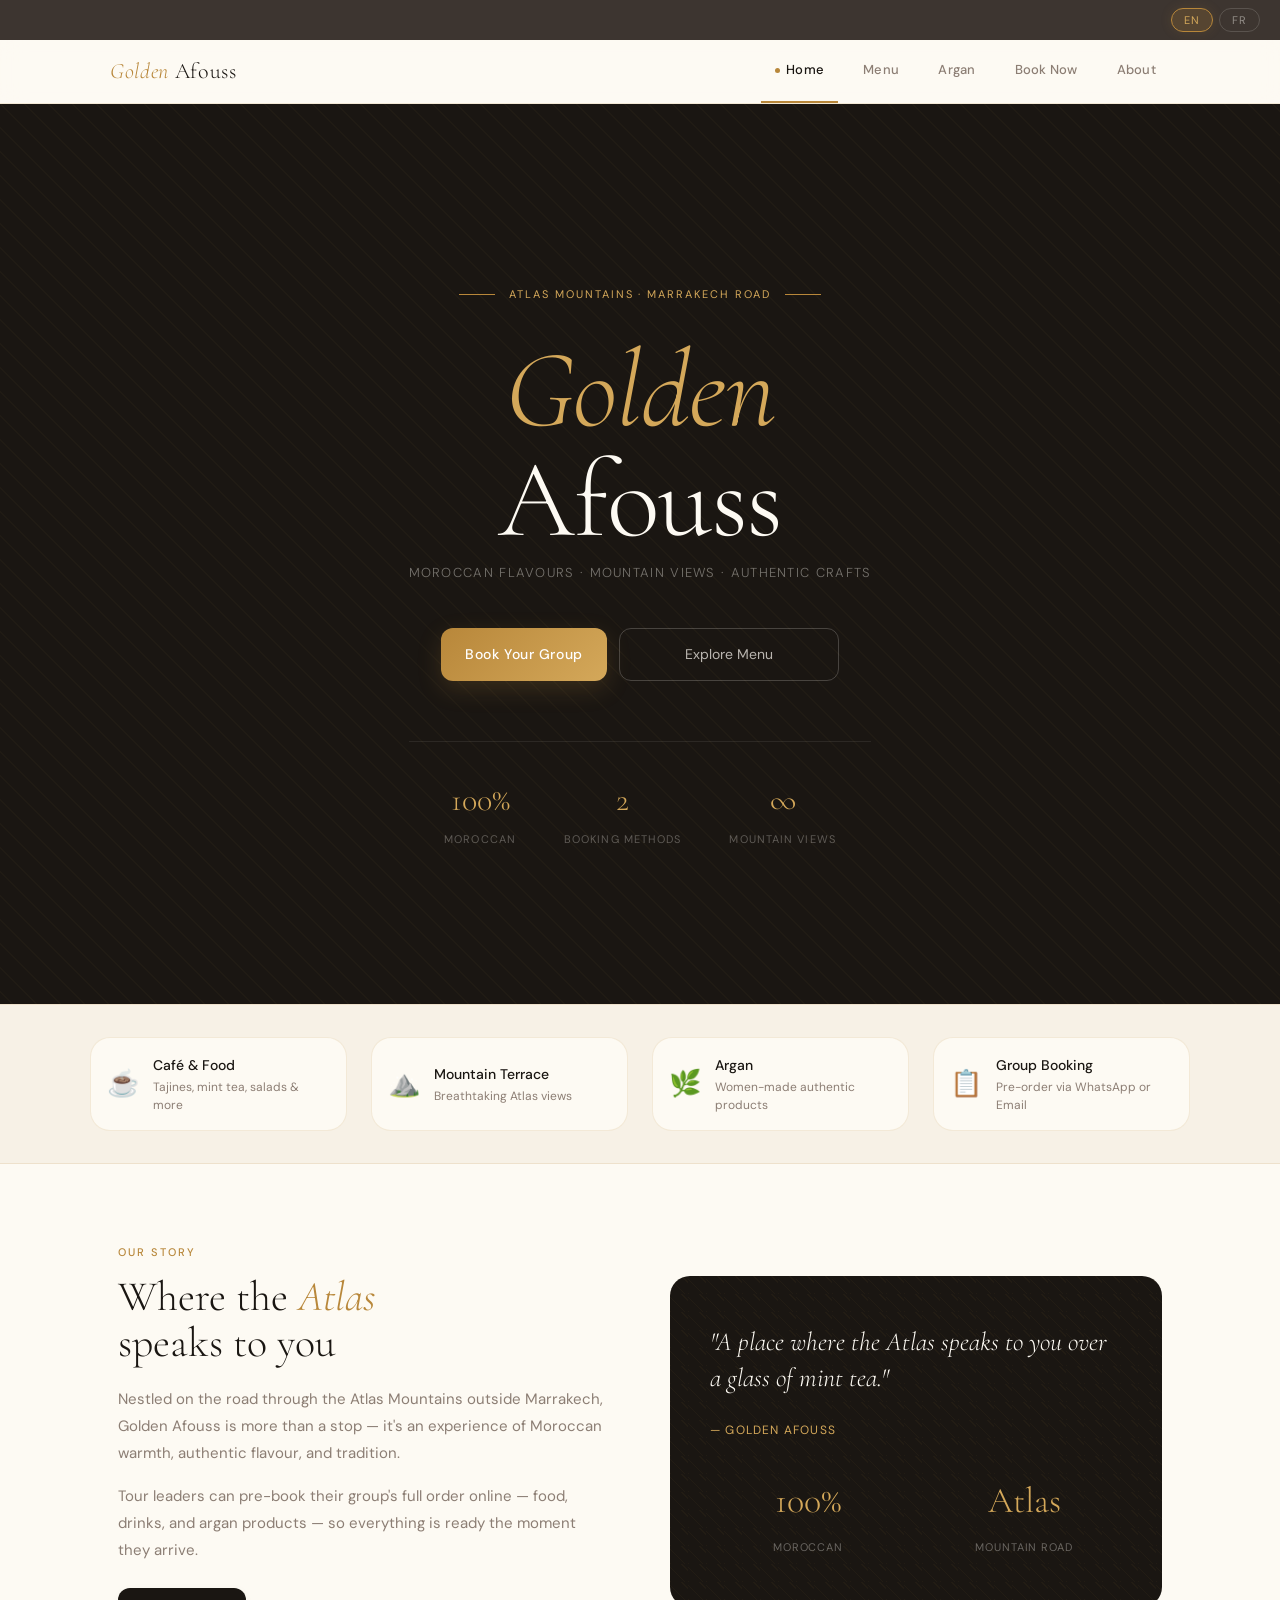
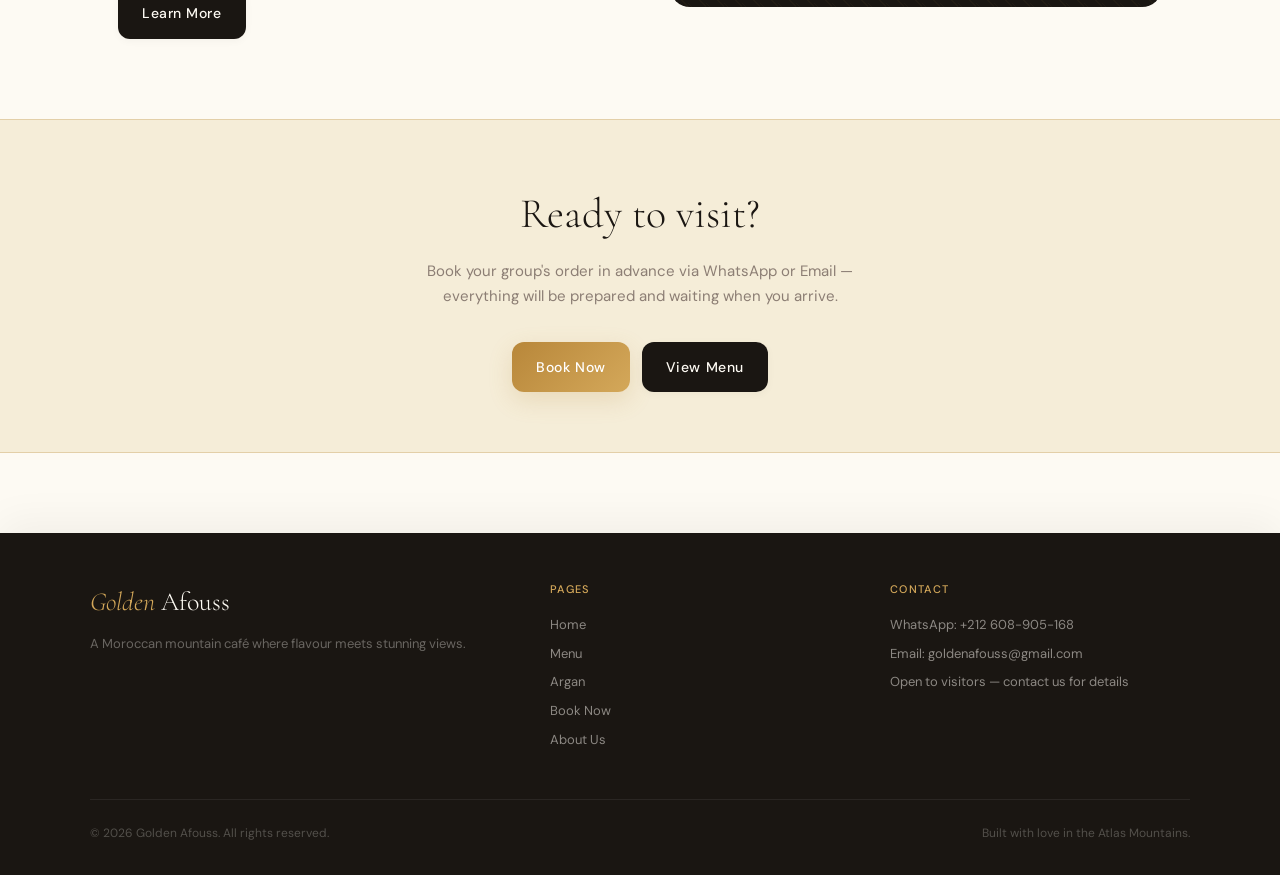
<file: index.html>
<!DOCTYPE html>
<html lang="en">
<head>
  <meta charset="UTF-8">
  <meta name="viewport" content="width=device-width, initial-scale=1.0">
  <title>Golden Afouss — Atlas Mountains, Marrakech</title>
  <meta name="description" content="A mountain-side café & restaurant on the Atlas road. Moroccan food, mint tea, stunning views & authentic argan products.">
  <link rel="stylesheet" href="css/style.css">
  <style>
    .hero { background: var(--ink); min-height: 100vh; display: flex; flex-direction: column; align-items: center; justify-content: center; text-align: center; padding: 80px 24px 60px; position: relative; overflow: hidden; }
    .hero-pattern { position: absolute; inset: 0; opacity: 0.04; background-image: repeating-linear-gradient(45deg, var(--gold) 0, var(--gold) 1px, transparent 0, transparent 50%); background-size: 24px 24px; }
    .hero-inner { position: relative; z-index: 1; max-width: 780px; }
    .hero-eyebrow { display: inline-flex; align-items: center; gap: 14px; font-size: 11px; letter-spacing: 0.18em; text-transform: uppercase; color: var(--gold2); margin-bottom: 32px; font-weight: 400; }
    .hero-line { width: 36px; height: 1px; background: var(--gold); }
    .hero h1 { font-family: 'Cormorant Garamond', serif; font-size: clamp(60px, 11vw, 110px); font-weight: 300; color: var(--cream); line-height: 1.0; margin-bottom: 8px; letter-spacing: -0.01em; }
    .hero h1 em { color: var(--gold2); font-style: italic; }
    .hero-tagline { font-size: 13px; color: rgba(253,250,243,0.4); letter-spacing: 0.1em; text-transform: uppercase; margin-bottom: 44px; font-weight: 300; }
    .hero-ctas { display: flex; gap: 12px; justify-content: center; flex-wrap: wrap; margin-bottom: 60px; }
    .hero-stats { display: flex; gap: 48px; justify-content: center; border-top: 1px solid rgba(253,250,243,0.08); padding-top: 32px; }
    .hero-stat { text-align: center; }
    .hero-stat-num { font-family: 'Cormorant Garamond', serif; font-size: 32px; font-weight: 300; color: var(--gold2); display: block; }
    .hero-stat-lbl { font-size: 11px; color: rgba(253,250,243,0.3); text-transform: uppercase; letter-spacing: 0.1em; }
    .features { background: var(--cream2); border-top: 1px solid var(--border); border-bottom: 1px solid var(--border); padding: 32px 28px; }
    .features-inner { max-width: 1100px; margin: 0 auto; display: grid; grid-template-columns: repeat(4, 1fr); gap: 24px; }
    .feature-item { display: flex; align-items: center; gap: 14px; padding: 16px; border-radius: var(--r2); background: var(--cream); border: 1px solid var(--border); transition: all .2s; text-decoration: none; color: inherit; }
    .feature-item:hover { border-color: var(--gold); transform: translateY(-2px); }
    .feature-icon { font-size: 26px; flex-shrink: 0; }
    .feature-title { font-size: 14px; font-weight: 500; color: var(--ink); margin-bottom: 2px; }
    .feature-desc { font-size: 12px; color: var(--muted); line-height: 1.5; }
    .about-section { padding: 80px 28px; max-width: 1100px; margin: 0 auto; }
    .about-grid { display: grid; grid-template-columns: 1fr 1fr; gap: 60px; align-items: center; }
    .about-text .sec-eyebrow { margin-bottom: 12px; }
    .about-text h2 { font-family: 'Cormorant Garamond', serif; font-size: 42px; font-weight: 300; line-height: 1.1; color: var(--ink); margin-bottom: 20px; }
    .about-text h2 em { color: var(--gold); font-style: italic; }
    .about-text p { font-size: 15px; color: var(--muted); line-height: 1.8; margin-bottom: 16px; }
    .about-visual { background: var(--ink); border-radius: var(--r2); padding: 48px 40px; position: relative; overflow: hidden; }
    .about-visual-pat { position: absolute; inset: 0; opacity: 0.05; background-image: repeating-linear-gradient(45deg, var(--gold) 0, var(--gold) 1px, transparent 0, transparent 40%); background-size: 18px 18px; }
    .about-visual-content { position: relative; }
    .about-quote { font-family: 'Cormorant Garamond', serif; font-size: 26px; font-weight: 300; font-style: italic; color: var(--cream); line-height: 1.4; margin-bottom: 24px; }
    .about-quote-attr { font-size: 12px; letter-spacing: 0.1em; text-transform: uppercase; color: var(--gold2); }
    .about-stats { display: grid; grid-template-columns: 1fr 1fr; gap: 20px; margin-top: 32px; }
    .about-stat { text-align: center; }
    .about-stat-num { font-family: 'Cormorant Garamond', serif; font-size: 36px; font-weight: 300; color: var(--gold2); display: block; margin-bottom: 4px; }
    .about-stat-lbl { font-size: 11px; color: rgba(253,250,243,0.35); text-transform: uppercase; letter-spacing: 0.08em; }
    .cta-section { background: var(--gold-pale); border-top: 1px solid var(--border2); border-bottom: 1px solid var(--border2); padding: 60px 28px; text-align: center; }
    .cta-section h2 { font-family: 'Cormorant Garamond', serif; font-size: 42px; font-weight: 300; color: var(--ink); margin-bottom: 12px; }
    .cta-section p { font-size: 15px; color: var(--muted); margin-bottom: 32px; max-width: 500px; margin-left: auto; margin-right: auto; line-height: 1.7; }
    .cta-btns { display: flex; gap: 12px; justify-content: center; flex-wrap: wrap; }
    @media (max-width: 900px) { .features-inner { grid-template-columns: 1fr 1fr; } .about-grid { grid-template-columns: 1fr; gap: 32px; } .hero h1 { font-size: 56px; } .hero-stats { gap: 28px; } }
    @media (max-width: 540px) { .features-inner { grid-template-columns: 1fr; } .hero-stats { flex-direction: column; gap: 20px; } .cta-btns { flex-direction: column; align-items: center; } }
  </style>
</head>
<body>
<div class="toast-wrap"><div class="toast" id="toast"></div></div>
<div class="lang-bar">
  <button class="lang-btn active" data-lang="en" onclick="setLang('en')">EN</button>
  <button class="lang-btn" data-lang="fr" onclick="setLang('fr')">FR</button>
</div>
<nav class="navbar">
  <div class="nav-inner">
    <a class="nav-logo" href="index.html"><em>Golden</em> Afouss</a>
    <button class="nav-hamburger" onclick="toggleMobileMenu()" aria-label="Menu"><span></span><span></span><span></span></button>
    <div class="nav-links" id="nav-links">
      <a class="nav-link active" href="index.html"><span class="nav-dot"></span><span class="en">Home</span><span class="fr" style="display:none">Accueil</span></a>
      <a class="nav-link" href="menu.html"><span class="nav-dot"></span><span id="nav-menu">Menu</span></a>
      <a class="nav-link" href="argan.html"><span class="nav-dot"></span><span id="nav-argan">Argan</span></a>
      <a class="nav-link" href="booking.html"><span class="nav-dot"></span><span id="nav-book">Book Now</span></a>
      <a class="nav-link" href="about.html"><span class="nav-dot"></span><span id="nav-about">About</span></a>
    </div>
  </div>
</nav>
<div class="hero">
  <div class="hero-pattern"></div>
  <div class="hero-inner">
    <div class="hero-eyebrow"><span class="hero-line"></span><span class="en">Atlas Mountains · Marrakech Road</span><span class="fr" style="display:none">Montagnes de l'Atlas · Route de Marrakech</span><span class="hero-line"></span></div>
    <h1><em>Golden</em><br>Afouss</h1>
    <div class="hero-tagline"><span class="en">Moroccan Flavours · Mountain Views · Authentic Crafts</span><span class="fr" style="display:none">Saveurs Marocaines · Vues Panoramiques · Artisanat</span></div>
    <div class="hero-ctas">
      <a class="btn-gold" href="booking.html"><span class="en">Book Your Group</span><span class="fr" style="display:none">Réserver votre Groupe</span></a>
      <!-- FIXED BUTTON: Changed inline-flex to flex, added justify-center and min-width -->
      <a href="menu.html" style="display:flex;align-items:center;justify-content:center;gap:10px;padding:14px 28px;border-radius:var(--r);border:1px solid rgba(253,250,243,0.2);color:rgba(253,250,243,0.7);text-decoration:none;font-size:14px;transition:all .2s;min-width:220px;" onmouseover="this.style.borderColor='var(--gold)';this.style.color='var(--gold2)'" onmouseout="this.style.borderColor='rgba(253,250,243,0.2)';this.style.color='rgba(253,250,243,0.7)'"><span class="en">Explore Menu</span><span class="fr" style="display:none">Explorer le Menu</span></a>
    </div>
    <div class="hero-stats">
      <div class="hero-stat"><span class="hero-stat-num">100%</span><span class="hero-stat-lbl en">Moroccan</span><span class="hero-stat-lbl fr" style="display:none">Marocain</span></div>
      <div class="hero-stat"><span class="hero-stat-num">2</span><span class="hero-stat-lbl en">Booking Methods</span><span class="hero-stat-lbl fr" style="display:none">Modes de Réservation</span></div>
      <div class="hero-stat"><span class="hero-stat-num">∞</span><span class="hero-stat-lbl en">Mountain Views</span><span class="hero-stat-lbl fr" style="display:none">Vues Panoramiques</span></div>
    </div>
  </div>
</div>
<div class="features">
  <div class="features-inner">
    <a class="feature-item" href="menu.html"><span class="feature-icon">☕</span><div class="feature-text"><div class="feature-title en">Café & Food</div><div class="feature-title fr" style="display:none">Café & Cuisine</div><div class="feature-desc en">Tajines, mint tea, salads & more</div><div class="feature-desc fr" style="display:none">Tajines, thé à la menthe, salades</div></div></a>
    <a class="feature-item" href="about.html"><span class="feature-icon">⛰️</span><div class="feature-text"><div class="feature-title en">Mountain Terrace</div><div class="feature-title fr" style="display:none">Terrasse Panoramique</div><div class="feature-desc en">Breathtaking Atlas views</div><div class="feature-desc fr" style="display:none">Vues époustouflantes sur l'Atlas</div></div></a>
    <a class="feature-item" href="argan.html"><span class="feature-icon">🌿</span><div class="feature-text"><div class="feature-title en">Argan</div><div class="feature-title fr" style="display:none">Boutique Argan</div><div class="feature-desc en">Women-made authentic products</div><div class="feature-desc fr" style="display:none">Produits artisanaux féminins</div></div></a>
    <a class="feature-item" href="booking.html"><span class="feature-icon">📋</span><div class="feature-text"><div class="feature-title en">Group Booking</div><div class="feature-title fr" style="display:none">Réservation Groupe</div><div class="feature-desc en">Pre-order via WhatsApp or Email</div><div class="feature-desc fr" style="display:none">Pré-commander via WhatsApp ou Email</div></div></a>
  </div>
</div>
<div class="about-section">
  <div class="about-grid">
    <div class="about-text">
      <div class="sec-eyebrow en">Our Story</div><div class="sec-eyebrow fr" style="display:none">Notre Histoire</div>
      <h2 class="en">Where the <em>Atlas</em><br>speaks to you</h2><h2 class="fr" style="display:none">Là où l'<em>Atlas</em><br>vous parle</h2>
      <p class="en">Nestled on the road through the Atlas Mountains outside Marrakech, Golden Afouss is more than a stop — it's an experience of Moroccan warmth, authentic flavour, and tradition.</p>
      <p class="fr" style="display:none">Niché sur la route des montagnes de l'Atlas près de Marrakech, Golden Afouss est plus qu'un arrêt — c'est une expérience de chaleur marocaine et de tradition authentique.</p>
      <p class="en">Tour leaders can pre-book their group's full order online — food, drinks, and argan products — so everything is ready the moment they arrive.</p>
      <p class="fr" style="display:none">Les responsables de groupes peuvent pré-réserver leur commande en ligne — nourriture, boissons et produits argan — pour que tout soit prêt à l'arrivée.</p>
      <a class="btn-primary" href="about.html" style="margin-top:8px;display:inline-flex;"><span class="en">Learn More</span><span class="fr" style="display:none">En savoir plus</span></a>
    </div>
    <div class="about-visual">
      <div class="about-visual-pat"></div>
      <div class="about-visual-content">
        <div class="about-quote">"A place where the Atlas speaks to you over a glass of mint tea."</div>
        <div class="about-quote-attr">— Golden Afouss</div>
        <div class="about-stats">
          <div class="about-stat"><span class="about-stat-num">100%</span><span class="about-stat-lbl en">Moroccan</span><span class="about-stat-lbl fr" style="display:none">Marocain</span></div>
          <div class="about-stat"><span class="about-stat-num">Atlas</span><span class="about-stat-lbl en">Mountain Road</span><span class="about-stat-lbl fr" style="display:none">Route de l'Atlas</span></div>
        </div>
      </div>
    </div>
  </div>
</div>
<div class="cta-section">
  <h2 class="en">Ready to visit?</h2><h2 class="fr" style="display:none">Prêt à nous rendre visite ?</h2>
  <p class="en">Book your group's order in advance via WhatsApp or Email — everything will be prepared and waiting when you arrive.</p>
  <p class="fr" style="display:none">Réservez la commande de votre groupe à l'avance par WhatsApp ou Email — tout sera prêt à votre arrivée.</p>
  <div class="cta-btns">
    <a class="btn-gold" href="booking.html"><span class="en">Book Now</span><span class="fr" style="display:none">Réserver Maintenant</span></a>
    <a class="btn-primary" href="menu.html"><span class="en">View Menu</span><span class="fr" style="display:none">Voir le Menu</span></a>
  </div>
</div>
<div id="footer-container"></div>
<script src="js/components.js"></script>
<script src="js/app.js"></script>
</body>
</html>
</file>
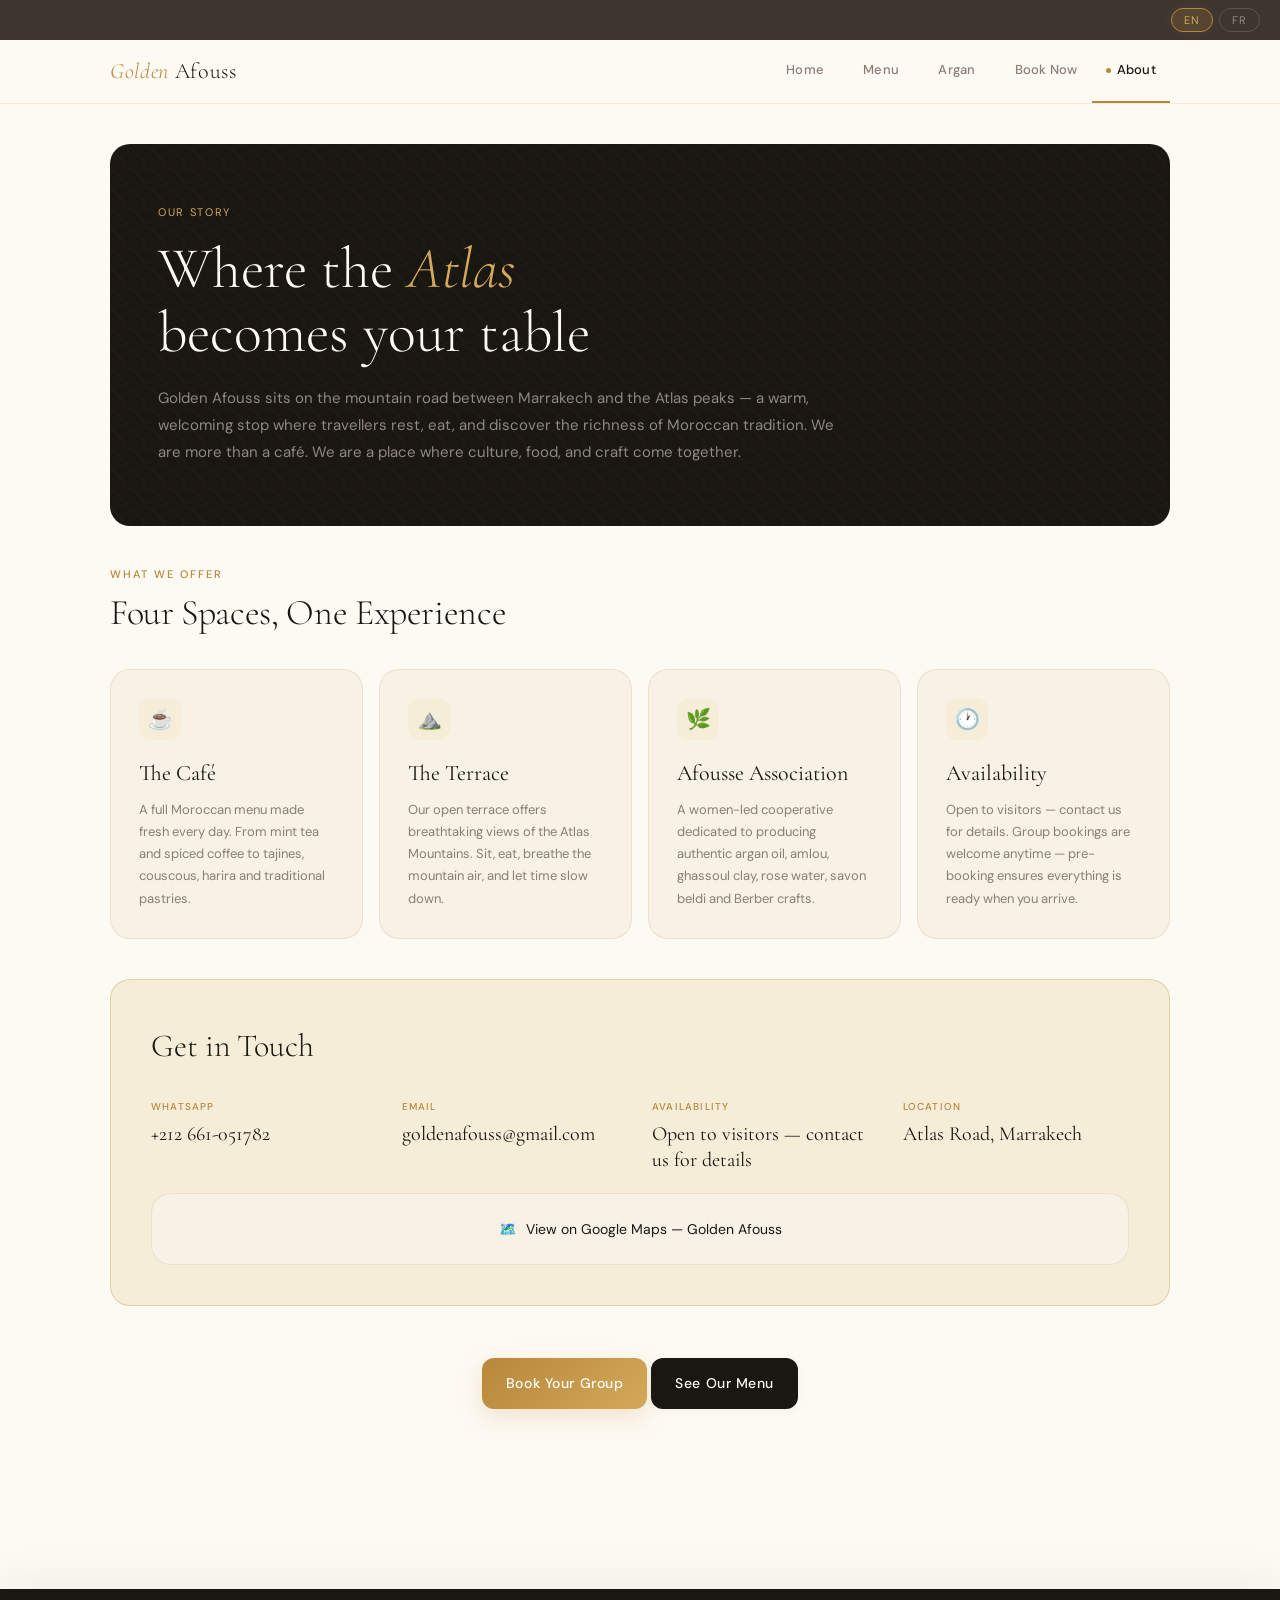
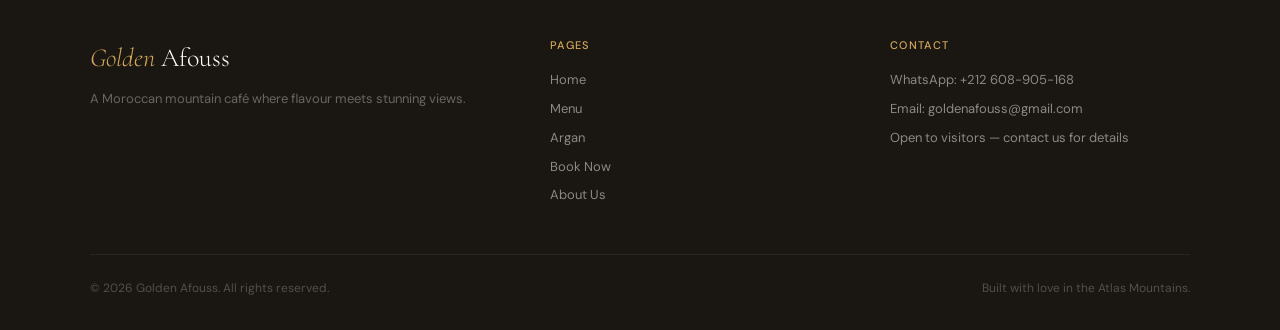
<file: about.html>
<!DOCTYPE html>
<html lang="en">
<head>
  <meta charset="UTF-8">
  <meta name="viewport" content="width=device-width, initial-scale=1.0">
  <title>About — Golden Afouss</title>
  <meta name="description" content="Learn about Golden Afouss — a roadside stop in the Atlas Mountains near Marrakech.">
  <link rel="stylesheet" href="css/style.css">
  <style>
    .about-hero { background: var(--ink); border-radius: var(--r2); padding: 60px 48px; margin-bottom: 40px; position: relative; overflow: hidden; }
    .about-hero-pat { position: absolute; inset: 0; opacity: 0.04; background-image: repeating-linear-gradient(45deg, var(--gold) 0, var(--gold) 1px, transparent 0, transparent 40%); background-size: 20px 20px; }
    .about-hero-content { position: relative; max-width: 680px; }
    .about-hero-eyebrow { font-size: 11px; letter-spacing: 0.15em; text-transform: uppercase; color: var(--gold2); margin-bottom: 16px; font-weight: 400; }
    .about-hero h1 { font-family: 'Cormorant Garamond', serif; font-size: clamp(36px, 6vw, 58px); font-weight: 300; color: var(--cream); line-height: 1.1; margin-bottom: 20px; }
    .about-hero h1 em { color: var(--gold2); font-style: italic; }
    .about-hero p { font-size: 15px; color: rgba(253,250,243,0.5); line-height: 1.8; }
    .pillars { display: grid; grid-template-columns: repeat(auto-fill, minmax(220px, 1fr)); gap: 16px; margin-bottom: 40px; }
    .pillar-card { background: var(--cream2); border: 1px solid var(--border); border-radius: var(--r2); padding: 28px; transition: all .2s; }
    .pillar-card:hover { border-color: var(--border2); transform: translateY(-2px); }
    .pillar-icon { width: 42px; height: 42px; background: var(--gold-pale); border-radius: 12px; display: flex; align-items: center; justify-content: center; font-size: 20px; margin-bottom: 16px; }
    .pillar-card h3 { font-family: 'Cormorant Garamond', serif; font-size: 22px; font-weight: 400; color: var(--ink); margin-bottom: 8px; }
    .pillar-card p { font-size: 13px; color: var(--muted); line-height: 1.7; }
    .contact-section { background: var(--gold-pale); border: 1px solid var(--border2); border-radius: var(--r2); padding: 40px; margin-bottom: 32px; }
    .contact-section h2 { font-family: 'Cormorant Garamond', serif; font-size: 32px; font-weight: 300; color: var(--ink); margin-bottom: 28px; }
    .contact-grid { display: grid; grid-template-columns: repeat(auto-fill, minmax(200px, 1fr)); gap: 24px; }
    .contact-lbl { font-size: 10px; letter-spacing: 0.12em; text-transform: uppercase; color: var(--gold); margin-bottom: 6px; font-weight: 500; }
    .contact-val { font-family: 'Cormorant Garamond', serif; font-size: 20px; color: var(--ink); line-height: 1.3; }
    .map-link { display: flex; align-items: center; justify-content: center; gap: 10px; background: var(--cream2); border: 1px solid var(--border); border-radius: var(--r2); padding: 24px; color: var(--ink); text-decoration: none; font-size: 14px; transition: all .2s; margin-top: 20px; }
    .map-link:hover { border-color: var(--gold); color: var(--gold); }
    @media (max-width: 600px) { .about-hero { padding: 36px 24px; } }
  </style>
</head>
<body>
<div class="toast-wrap"><div class="toast" id="toast"></div></div>
<div class="lang-bar">
  <button class="lang-btn active" data-lang="en" onclick="setLang('en')">EN</button>
  <button class="lang-btn" data-lang="fr" onclick="setLang('fr')">FR</button>
</div>
<nav class="navbar">
  <div class="nav-inner" style="position:relative">
    <a class="nav-logo" href="index.html"><em>Golden</em> Afouss</a>
    <button class="nav-hamburger" onclick="toggleMobileMenu()" aria-label="Menu"><span></span><span></span><span></span></button>
    <div class="nav-links" id="nav-links">
      <a class="nav-link" href="index.html"><span class="nav-dot"></span><span class="en">Home</span><span class="fr" style="display:none">Accueil</span></a>
      <a class="nav-link" href="menu.html"><span class="nav-dot"></span><span id="nav-menu">Menu</span></a>
      <a class="nav-link" href="argan.html"><span class="nav-dot"></span><span id="nav-argan">Argan</span></a>
      <a class="nav-link" href="booking.html"><span class="nav-dot"></span><span id="nav-book">Book Now</span></a>
      <a class="nav-link active" href="about.html"><span class="nav-dot"></span><span id="nav-about">About</span></a>
    </div>
  </div>
</nav>
<div class="main">
  <div class="about-hero">
    <div class="about-hero-pat"></div>
    <div class="about-hero-content">
      <div class="about-hero-eyebrow en">Our Story</div><div class="about-hero-eyebrow fr" style="display:none">Notre Histoire</div>
      <h1 class="en">Where the <em>Atlas</em><br>becomes your table</h1><h1 class="fr" style="display:none">Là où l'<em>Atlas</em><br>devient votre table</h1>
      <p class="en">Golden Afouss sits on the mountain road between Marrakech and the Atlas peaks — a warm, welcoming stop where travellers rest, eat, and discover the richness of Moroccan tradition. We are more than a café. We are a place where culture, food, and craft come together.</p>
      <p class="fr" style="display:none">Golden Afouss est situé sur la route de montagne entre Marrakech et les sommets de l'Atlas — un arrêt chaleureux où les voyageurs se reposent, mangent et découvrent la richesse de la tradition marocaine. Nous sommes plus qu'un café. Nous sommes un lieu où culture, cuisine et artisanat se rejoignent.</p>
    </div>
  </div>
  <div class="sec-head">
    <div class="sec-eyebrow en">What we offer</div><div class="sec-eyebrow fr" style="display:none">Ce que nous offrons</div>
    <h2 class="en">Four Spaces, One Experience</h2><h2 class="fr" style="display:none">Quatre Espaces, Une Expérience</h2>
  </div>
  <div class="pillars">
    <div class="pillar-card"><div class="pillar-icon">☕</div><h3 class="en">The Café</h3><h3 class="fr" style="display:none">Le Café</h3><p class="en">A full Moroccan menu made fresh every day. From mint tea and spiced coffee to tajines, couscous, harira and traditional pastries.</p><p class="fr" style="display:none">Un menu marocain complet préparé frais chaque jour. Du thé à la menthe au café épicé, en passant par les tajines, couscous, harira et pâtisseries.</p></div>
    <div class="pillar-card"><div class="pillar-icon">⛰️</div><h3 class="en">The Terrace</h3><h3 class="fr" style="display:none">La Terrasse</h3><p class="en">Our open terrace offers breathtaking views of the Atlas Mountains. Sit, eat, breathe the mountain air, and let time slow down.</p><p class="fr" style="display:none">Notre terrasse offre des vues époustouflantes sur les montagnes de l'Atlas. Asseyez-vous, mangez, respirez l'air de la montagne et laissez le temps ralentir.</p></div>
    <div class="pillar-card"><div class="pillar-icon">🌿</div><h3 class="en">Afousse Association</h3><h3 class="fr" style="display:none">Association Afousse</h3><p class="en">A women-led cooperative dedicated to producing authentic argan oil, amlou, ghassoul clay, rose water, savon beldi and Berber crafts.</p><p class="fr" style="display:none">Une coopérative féminine dédiée à la production d'huile d'argan authentique, d'amlou, d'argile ghassoul, d'eau de rose, de savon beldi et d'artisanat berbère.</p></div>
    <div class="pillar-card"><div class="pillar-icon">🕐</div><h3 class="en">Availability</h3><h3 class="fr" style="display:none">Disponibilité</h3><p class="en">Open to visitors — contact us for details. Group bookings are welcome anytime — pre-booking ensures everything is ready when you arrive.</p><p class="fr" style="display:none">Ouvert aux visiteurs — contactez-nous pour les détails. Réservations de groupe bienvenues à tout moment — la pré-réservation garantit que tout est prêt.</p></div>
  </div>
  <div class="contact-section">
    <h2 class="en">Get in Touch</h2><h2 class="fr" style="display:none">Nous Contacter</h2>
    <div class="contact-grid">
      <div><div class="contact-lbl">WhatsApp</div><div class="contact-val">+212 661-051782</div></div>
      <div><div class="contact-lbl">Email</div><div class="contact-val">goldenafouss@gmail.com</div></div>
      <div><div class="contact-lbl en">Availability</div><div class="contact-lbl fr" style="display:none">Disponibilité</div><div class="contact-val en">Open to visitors — contact us for details</div><div class="contact-val fr" style="display:none">Ouvert aux visiteurs — contactez-nous pour les détails</div></div>
      <div><div class="contact-lbl en">Location</div><div class="contact-lbl fr" style="display:none">Localisation</div><div class="contact-val en">Atlas Road, Marrakech</div><div class="contact-val fr" style="display:none">Route de l'Atlas, Marrakech</div></div>
    </div>
    <a class="map-link" href="https://maps.app.goo.gl/VYosRokgywzmh9mBA" target="_blank">🗺️ <span class="en">View on Google Maps — Golden Afouss</span><span class="fr" style="display:none">Voir sur Google Maps — Golden Afouss</span></a>
  </div>
 <div class="cta-btns" style="width: fit-content; margin: 0 auto; padding:20px 0;">
    <a class="btn-gold" href="booking.html"><span class="en">Book Your Group</span><span class="fr" style="display:none">Réserver votre Groupe</span></a>
    <a class="btn-primary" href="menu.html"><span class="en">See Our Menu</span><span class="fr" style="display:none">Voir notre Menu</span></a>
</div>
</div>
<div id="footer-container"></div>
<script src="js/components.js"></script>
<script src="js/app.js"></script>
</body>
</html>
</file>
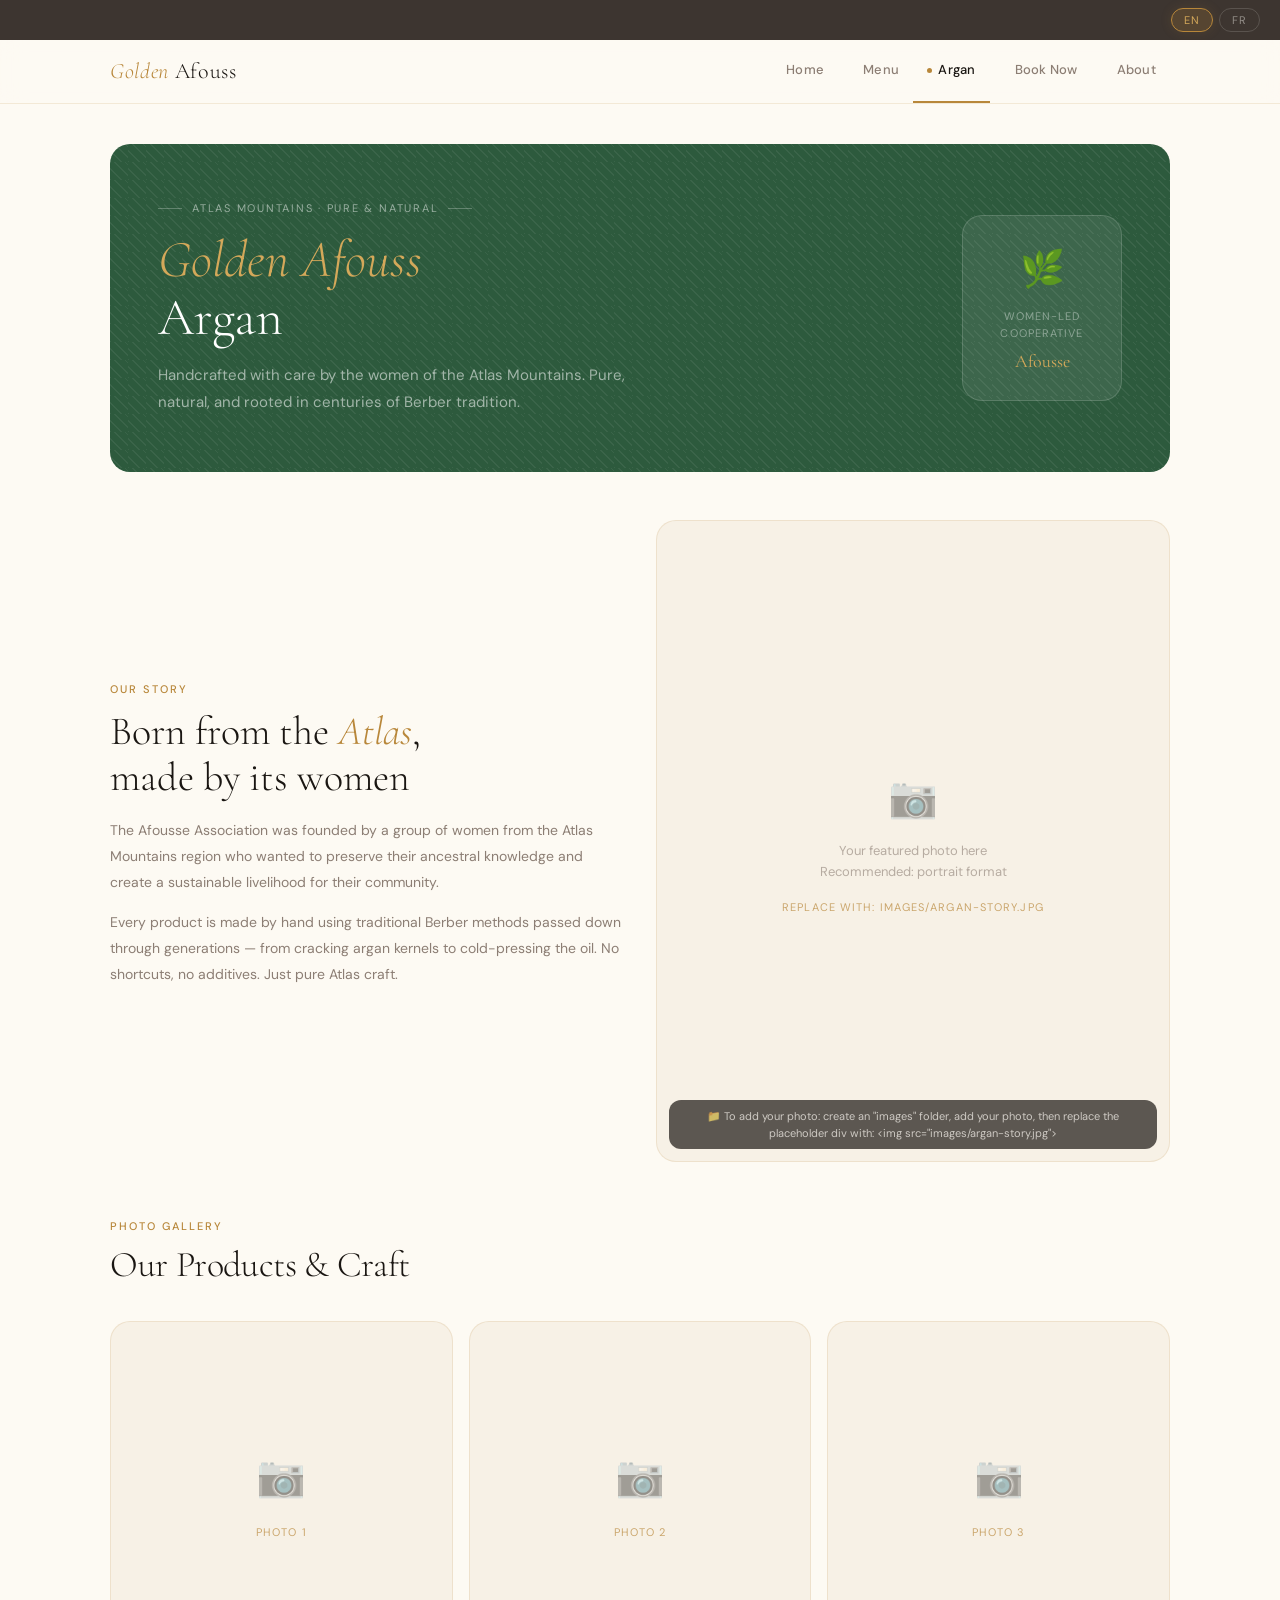
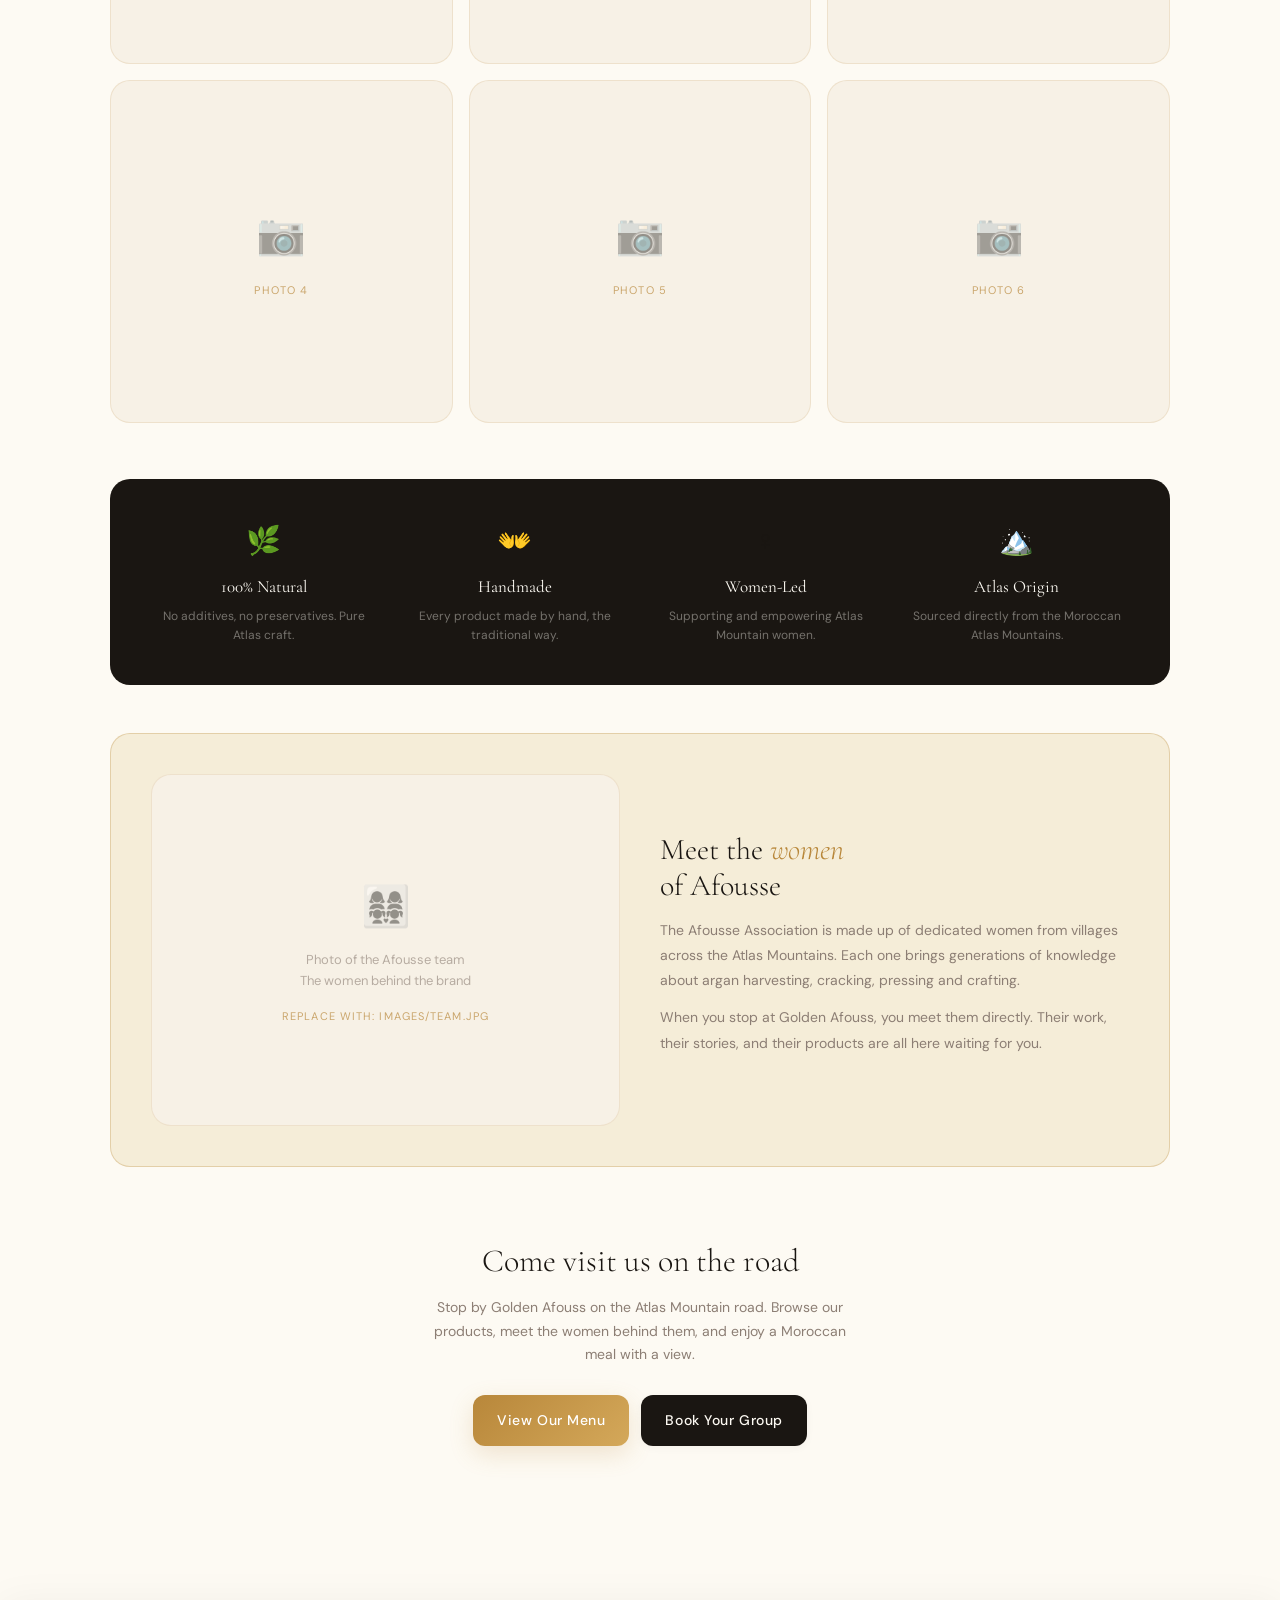
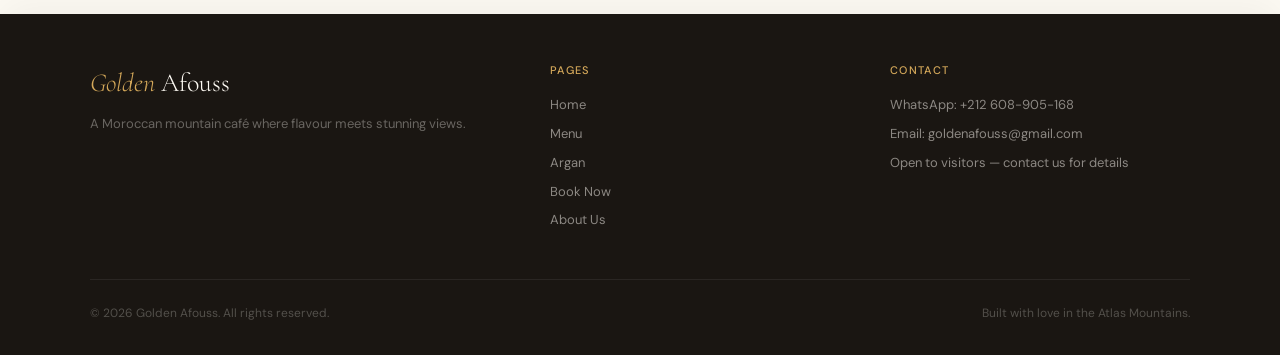
<file: argan.html>
<!DOCTYPE html>
<html lang="en">
<head>
  <meta charset="UTF-8">
  <meta name="viewport" content="width=device-width, initial-scale=1.0">
  <title>Argan — Golden Afouss</title>
  <meta name="description" content="Discover the Golden Afouss Argan story — authentic argan products handcrafted by the women of the Atlas Mountains.">
  <link rel="stylesheet" href="css/style.css">
  <style>
    .argan-hero { background: var(--green); border-radius: var(--r2); padding: 56px 48px; margin-bottom: 48px; position: relative; overflow: hidden; display: flex; align-items: center; gap: 40px; flex-wrap: wrap; }
    .argan-hero::before { content: ''; position: absolute; inset: 0; opacity: 0.06; background-image: repeating-linear-gradient(45deg, white 0, white 1px, transparent 0, transparent 30%); background-size: 18px 18px; }
    .argan-hero-text { position: relative; flex: 1; min-width: 260px; }
    .argan-hero-eyebrow { font-size: 11px; letter-spacing: 0.16em; text-transform: uppercase; color: rgba(255,255,255,0.5); margin-bottom: 14px; font-weight: 400; display: flex; align-items: center; gap: 10px; }
    .argan-hero-eyebrow::before, .argan-hero-eyebrow::after { content: ''; width: 24px; height: 1px; background: rgba(255,255,255,0.25); }
    .argan-hero h1 { font-family: 'Cormorant Garamond', serif; font-size: clamp(32px, 5vw, 52px); font-weight: 300; color: white; line-height: 1.1; margin-bottom: 16px; }
    .argan-hero h1 em { color: var(--gold2); font-style: italic; }
    .argan-hero p { font-size: 15px; color: rgba(255,255,255,0.55); line-height: 1.8; max-width: 500px; }
    .argan-hero-badge { position: relative; background: rgba(255,255,255,0.08); border: 1px solid rgba(255,255,255,0.15); border-radius: var(--r2); padding: 24px 28px; text-align: center; min-width: 160px; }
    .argan-hero-badge-icon { font-size: 36px; display: block; margin-bottom: 10px; }
    .argan-hero-badge-label { font-size: 11px; letter-spacing: 0.1em; text-transform: uppercase; color: rgba(255,255,255,0.4); line-height: 1.6; }
    .argan-hero-badge-val { font-family: 'Cormorant Garamond', serif; font-size: 18px; color: var(--gold2); margin-top: 4px; }
    .story-grid { display: grid; grid-template-columns: 1fr 1fr; gap: 32px; margin-bottom: 56px; align-items: center; }
    .story-text .sec-eyebrow { margin-bottom: 10px; }
    .story-text h2 { font-family: 'Cormorant Garamond', serif; font-size: clamp(28px, 4vw, 40px); font-weight: 300; color: var(--ink); line-height: 1.15; margin-bottom: 18px; }
    .story-text h2 em { color: var(--gold); font-style: italic; }
    .story-text p { font-size: 14px; color: var(--muted); line-height: 1.85; margin-bottom: 14px; }
    .story-photo { border-radius: var(--r2); overflow: hidden; position: relative; aspect-ratio: 4/5; background: var(--cream2); border: 1px solid var(--border); }
    .photo-placeholder { width: 100%; height: 100%; display: flex; flex-direction: column; align-items: center; justify-content: center; gap: 12px; color: var(--muted); padding: 24px; text-align: center; }
    .photo-placeholder-icon { font-size: 40px; opacity: 0.4; }
    .photo-placeholder-text { font-size: 13px; line-height: 1.6; opacity: 0.6; }
    .photo-placeholder-label { font-size: 11px; letter-spacing: 0.1em; text-transform: uppercase; color: var(--gold); opacity: 0.7; margin-top: 4px; }
    .photo-hint { position: absolute; bottom: 12px; left: 12px; right: 12px; background: rgba(26,22,18,0.7); color: rgba(253,250,243,0.7); font-size: 11px; padding: 8px 12px; border-radius: var(--r); text-align: center; line-height: 1.5; backdrop-filter: blur(4px); }
    .photo-grid { display: grid; grid-template-columns: repeat(3, 1fr); gap: 16px; margin-bottom: 56px; }
    .photo-card { border-radius: var(--r2); overflow: hidden; background: var(--cream2); border: 1px solid var(--border); transition: all .22s; position: relative; }
    .photo-card:hover { border-color: var(--gold); transform: translateY(-3px); box-shadow: 0 12px 32px rgba(26,22,18,0.08); }
    .photo-card-img { aspect-ratio: 1/1; overflow: hidden; position: relative; }
    .values-strip { background: var(--ink); border-radius: var(--r2); padding: 40px; margin-bottom: 48px; display: grid; grid-template-columns: repeat(4, 1fr); gap: 24px; }
    .value-item { text-align: center; }
    .value-icon { font-size: 28px; display: block; margin-bottom: 10px; }
    .value-title { font-family: 'Cormorant Garamond', serif; font-size: 17px; font-weight: 400; color: var(--cream); margin-bottom: 6px; }
    .value-desc { font-size: 12px; color: rgba(253,250,243,0.4); line-height: 1.6; }
    .team-section { background: var(--gold-pale); border: 1px solid var(--border2); border-radius: var(--r2); padding: 40px; margin-bottom: 48px; display: grid; grid-template-columns: 1fr 1fr; gap: 40px; align-items: center; }
    .team-photo { border-radius: var(--r2); overflow: hidden; aspect-ratio: 4/3; background: var(--cream2); border: 1px solid var(--border); position: relative; }
    .team-text h3 { font-family: 'Cormorant Garamond', serif; font-size: 30px; font-weight: 300; color: var(--ink); margin-bottom: 14px; line-height: 1.2; }
    .team-text h3 em { color: var(--gold); font-style: italic; }
    .team-text p { font-size: 14px; color: var(--muted); line-height: 1.8; margin-bottom: 12px; }
    .argan-cta { text-align: center; padding: 20px 0 8px; }
    .argan-cta h3 { font-family: 'Cormorant Garamond', serif; font-size: 32px; font-weight: 300; color: var(--ink); margin-bottom: 10px; }
    .argan-cta p { font-size: 14px; color: var(--muted); margin-bottom: 28px; max-width: 420px; margin-left: auto; margin-right: auto; line-height: 1.7; }
    .argan-cta-btns { display: flex; gap: 12px; justify-content: center; flex-wrap: wrap; }
    @media (max-width: 900px) { .photo-grid { grid-template-columns: repeat(2, 1fr); } .values-strip { grid-template-columns: repeat(2, 1fr); } }
    @media (max-width: 640px) { .argan-hero { padding: 32px 20px; gap: 24px; } .argan-hero-badge { display: none; } .story-grid { grid-template-columns: 1fr; } .story-photo { aspect-ratio: 3/2; } .photo-grid { grid-template-columns: 1fr 1fr; gap: 10px; } .values-strip { grid-template-columns: 1fr 1fr; padding: 24px 20px; gap: 20px; } .team-section { grid-template-columns: 1fr; gap: 20px; padding: 24px 20px; } .team-photo { aspect-ratio: 3/2; } .argan-cta-btns { flex-direction: column; align-items: stretch; } .btn-primary, .btn-gold { width: 100%; justify-content: center; } }
    @media (max-width: 380px) { .photo-grid { grid-template-columns: 1fr; } }
  </style>
</head>
<body>
<div class="toast-wrap"><div class="toast" id="toast"></div></div>
<div class="lang-bar">
  <button class="lang-btn active" data-lang="en" onclick="setLang('en')">EN</button>
  <button class="lang-btn" data-lang="fr" onclick="setLang('fr')">FR</button>
</div>
<nav class="navbar">
  <div class="nav-inner" style="position:relative">
    <a class="nav-logo" href="index.html"><em>Golden</em> Afouss</a>
    <button class="nav-hamburger" onclick="toggleMobileMenu()" aria-label="Menu"><span></span><span></span><span></span></button>
    <div class="nav-links" id="nav-links">
      <a class="nav-link" href="index.html"><span class="nav-dot"></span><span class="en">Home</span><span class="fr" style="display:none">Accueil</span></a>
      <a class="nav-link" href="menu.html"><span class="nav-dot"></span><span id="nav-menu">Menu</span></a>
      <a class="nav-link active" href="argan.html"><span class="nav-dot"></span><span id="nav-argan">Argan</span></a>
      <a class="nav-link" href="booking.html"><span class="nav-dot"></span><span id="nav-book">Book Now</span></a>
      <a class="nav-link" href="about.html"><span class="nav-dot"></span><span id="nav-about">About</span></a>
    </div>
  </div>
</nav>
<div class="main">
  <div class="argan-hero">
    <div class="argan-hero-text">
      <div class="argan-hero-eyebrow"><span class="en">Atlas Mountains · Pure & Natural</span><span class="fr" style="display:none">Montagnes de l'Atlas · Pur & Naturel</span></div>
      <h1 class="en"><em>Golden Afouss</em><br>Argan</h1><h1 class="fr" style="display:none"><em>Golden Afouss</em><br>Argan</h1>
      <p class="en">Handcrafted with care by the women of the Atlas Mountains. Pure, natural, and rooted in centuries of Berber tradition.</p>
      <p class="fr" style="display:none">Fabriqué avec soin par les femmes des montagnes de l'Atlas. Pur, naturel et ancré dans des siècles de tradition berbère.</p>
    </div>
    <div class="argan-hero-badge">
      <span class="argan-hero-badge-icon">🌿</span>
      <div class="argan-hero-badge-label en">Women-Led<br>Cooperative</div><div class="argan-hero-badge-label fr" style="display:none">Coopérative<br>Féminine</div>
      <div class="argan-hero-badge-val">Afousse</div>
    </div>
  </div>
  <div class="story-grid">
    <div class="story-text">
      <div class="sec-eyebrow en">Our Story</div><div class="sec-eyebrow fr" style="display:none">Notre Histoire</div>
      <h2 class="en">Born from the <em>Atlas</em>,<br>made by its women</h2><h2 class="fr" style="display:none">Né de l'<em>Atlas</em>,<br>fait par ses femmes</h2>
      <p class="en">The Afousse Association was founded by a group of women from the Atlas Mountains region who wanted to preserve their ancestral knowledge and create a sustainable livelihood for their community.</p>
      <p class="fr" style="display:none">L'Association Afousse a été fondée par un groupe de femmes de la région de l'Atlas qui souhaitaient préserver leur savoir ancestral et créer une source de revenus durable pour leur communauté.</p>
      <p class="en">Every product is made by hand using traditional Berber methods passed down through generations — from cracking argan kernels to cold-pressing the oil. No shortcuts, no additives. Just pure Atlas craft.</p>
      <p class="fr" style="display:none">Chaque produit est fabriqué à la main selon les méthodes berbères traditionnelles transmises de génération en génération — du craquage des noyaux d'argan à la pression à froid de l'huile. Pas de raccourcis, pas d'additifs. Juste l'artisanat pur de l'Atlas.</p>
    </div>
    <div class="story-photo">
      <div class="photo-placeholder"><span class="photo-placeholder-icon">📷</span><span class="photo-placeholder-text en">Your featured photo here<br>Recommended: portrait format</span><span class="photo-placeholder-text fr" style="display:none">Votre photo principale ici<br>Recommandé : format portrait</span><span class="photo-placeholder-label en">Replace with: images/argan-story.jpg</span><span class="photo-placeholder-label fr" style="display:none">Remplacer par : images/argan-story.jpg</span></div>
      <div class="photo-hint en">📁 To add your photo: create an "images" folder, add your photo, then replace the placeholder div with: &lt;img src="images/argan-story.jpg"&gt;</div>
      <div class="photo-hint fr" style="display:none">📁 Pour ajouter votre photo : créez un dossier "images", ajoutez votre photo, puis remplacez le div par : &lt;img src="images/argan-story.jpg"&gt;</div>
    </div>
  </div>
  <div class="gallery-head sec-head">
    <div class="sec-eyebrow en">Photo Gallery</div><div class="sec-eyebrow fr" style="display:none">Galerie Photos</div>
    <h2 class="en">Our Products & Craft</h2><h2 class="fr" style="display:none">Nos Produits & Artisanat</h2>
  </div>
  <div class="photo-grid">
    <div class="photo-card"><div class="photo-card-img"><div class="photo-placeholder"><span class="photo-placeholder-icon">📷</span><span class="photo-placeholder-label">Photo 1</span></div></div></div>
    <div class="photo-card"><div class="photo-card-img"><div class="photo-placeholder"><span class="photo-placeholder-icon">📷</span><span class="photo-placeholder-label">Photo 2</span></div></div></div>
    <div class="photo-card"><div class="photo-card-img"><div class="photo-placeholder"><span class="photo-placeholder-icon">📷</span><span class="photo-placeholder-label">Photo 3</span></div></div></div>
    <div class="photo-card"><div class="photo-card-img"><div class="photo-placeholder"><span class="photo-placeholder-icon">📷</span><span class="photo-placeholder-label">Photo 4</span></div></div></div>
    <div class="photo-card"><div class="photo-card-img"><div class="photo-placeholder"><span class="photo-placeholder-icon">📷</span><span class="photo-placeholder-label">Photo 5</span></div></div></div>
    <div class="photo-card"><div class="photo-card-img"><div class="photo-placeholder"><span class="photo-placeholder-icon">📷</span><span class="photo-placeholder-label">Photo 6</span></div></div></div>
  </div>
  <div class="values-strip">
    <div class="value-item"><span class="value-icon">🌿</span><div class="value-title en">100% Natural</div><div class="value-title fr" style="display:none">100% Naturel</div><div class="value-desc en">No additives, no preservatives. Pure Atlas craft.</div><div class="value-desc fr" style="display:none">Sans additifs ni conservateurs. Artisanat pur.</div></div>
    <div class="value-item"><span class="value-icon">👐</span><div class="value-title en">Handmade</div><div class="value-title fr" style="display:none">Fait Main</div><div class="value-desc en">Every product made by hand, the traditional way.</div><div class="value-desc fr" style="display:none">Chaque produit fait à la main, à la façon traditionnelle.</div></div>
    <div class="value-item"><span class="value-icon">♀️</span><div class="value-title en">Women-Led</div><div class="value-title fr" style="display:none">Dirigé par des Femmes</div><div class="value-desc en">Supporting and empowering Atlas Mountain women.</div><div class="value-desc fr" style="display:none">Soutien et autonomisation des femmes de l'Atlas.</div></div>
    <div class="value-item"><span class="value-icon">🏔️</span><div class="value-title en">Atlas Origin</div><div class="value-title fr" style="display:none">Origine Atlas</div><div class="value-desc en">Sourced directly from the Moroccan Atlas Mountains.</div><div class="value-desc fr" style="display:none">Directement des montagnes de l'Atlas marocain.</div></div>
  </div>
  <div class="team-section">
    <div class="team-photo">
      <div class="photo-placeholder"><span class="photo-placeholder-icon">👩‍👩‍👧‍👧</span><span class="photo-placeholder-text en">Photo of the Afousse team<br>The women behind the brand</span><span class="photo-placeholder-text fr" style="display:none">Photo de l'équipe Afousse<br>Les femmes derrière la marque</span><span class="photo-placeholder-label en">Replace with: images/team.jpg</span><span class="photo-placeholder-label fr" style="display:none">Remplacer par : images/team.jpg</span></div>
    </div>
    <div class="team-text">
      <h3 class="en">Meet the <em>women</em><br>of Afousse</h3><h3 class="fr" style="display:none">Rencontrez les <em>femmes</em><br>d'Afousse</h3>
      <p class="en">The Afousse Association is made up of dedicated women from villages across the Atlas Mountains. Each one brings generations of knowledge about argan harvesting, cracking, pressing and crafting.</p>
      <p class="fr" style="display:none">L'Association Afousse est composée de femmes dévouées de villages à travers les montagnes de l'Atlas. Chacune apporte des générations de savoir-faire sur la récolte, le craquage, la pression et la fabrication de l'argan.</p>
      <p class="en">When you stop at Golden Afouss, you meet them directly. Their work, their stories, and their products are all here waiting for you.</p>
      <p class="fr" style="display:none">Lorsque vous vous arrêtez à Golden Afouss, vous les rencontrez directement. Leur travail, leurs histoires et leurs produits vous attendent ici.</p>
    </div>
  </div>
  <div class="argan-cta">
    <h3 class="en">Come visit us on the road</h3><h3 class="fr" style="display:none">Venez nous rendre visite sur la route</h3>
    <p class="en">Stop by Golden Afouss on the Atlas Mountain road. Browse our products, meet the women behind them, and enjoy a Moroccan meal with a view.</p>
    <p class="fr" style="display:none">Arrêtez-vous à Golden Afouss sur la route de l'Atlas. Découvrez nos produits, rencontrez les femmes qui les fabriquent et savourez un repas marocain avec vue.</p>
    <div class="argan-cta-btns">
      <a class="btn-gold" href="menu.html"><span class="en">View Our Menu</span><span class="fr" style="display:none">Voir Notre Menu</span></a>
      <a class="btn-primary" href="booking.html"><span class="en">Book Your Group</span><span class="fr" style="display:none">Réserver votre Groupe</span></a>
    </div>
  </div>
</div>
<div id="footer-container"></div>
<script src="js/components.js"></script>
<script src="js/app.js"></script>
</body>
</html>
</file>
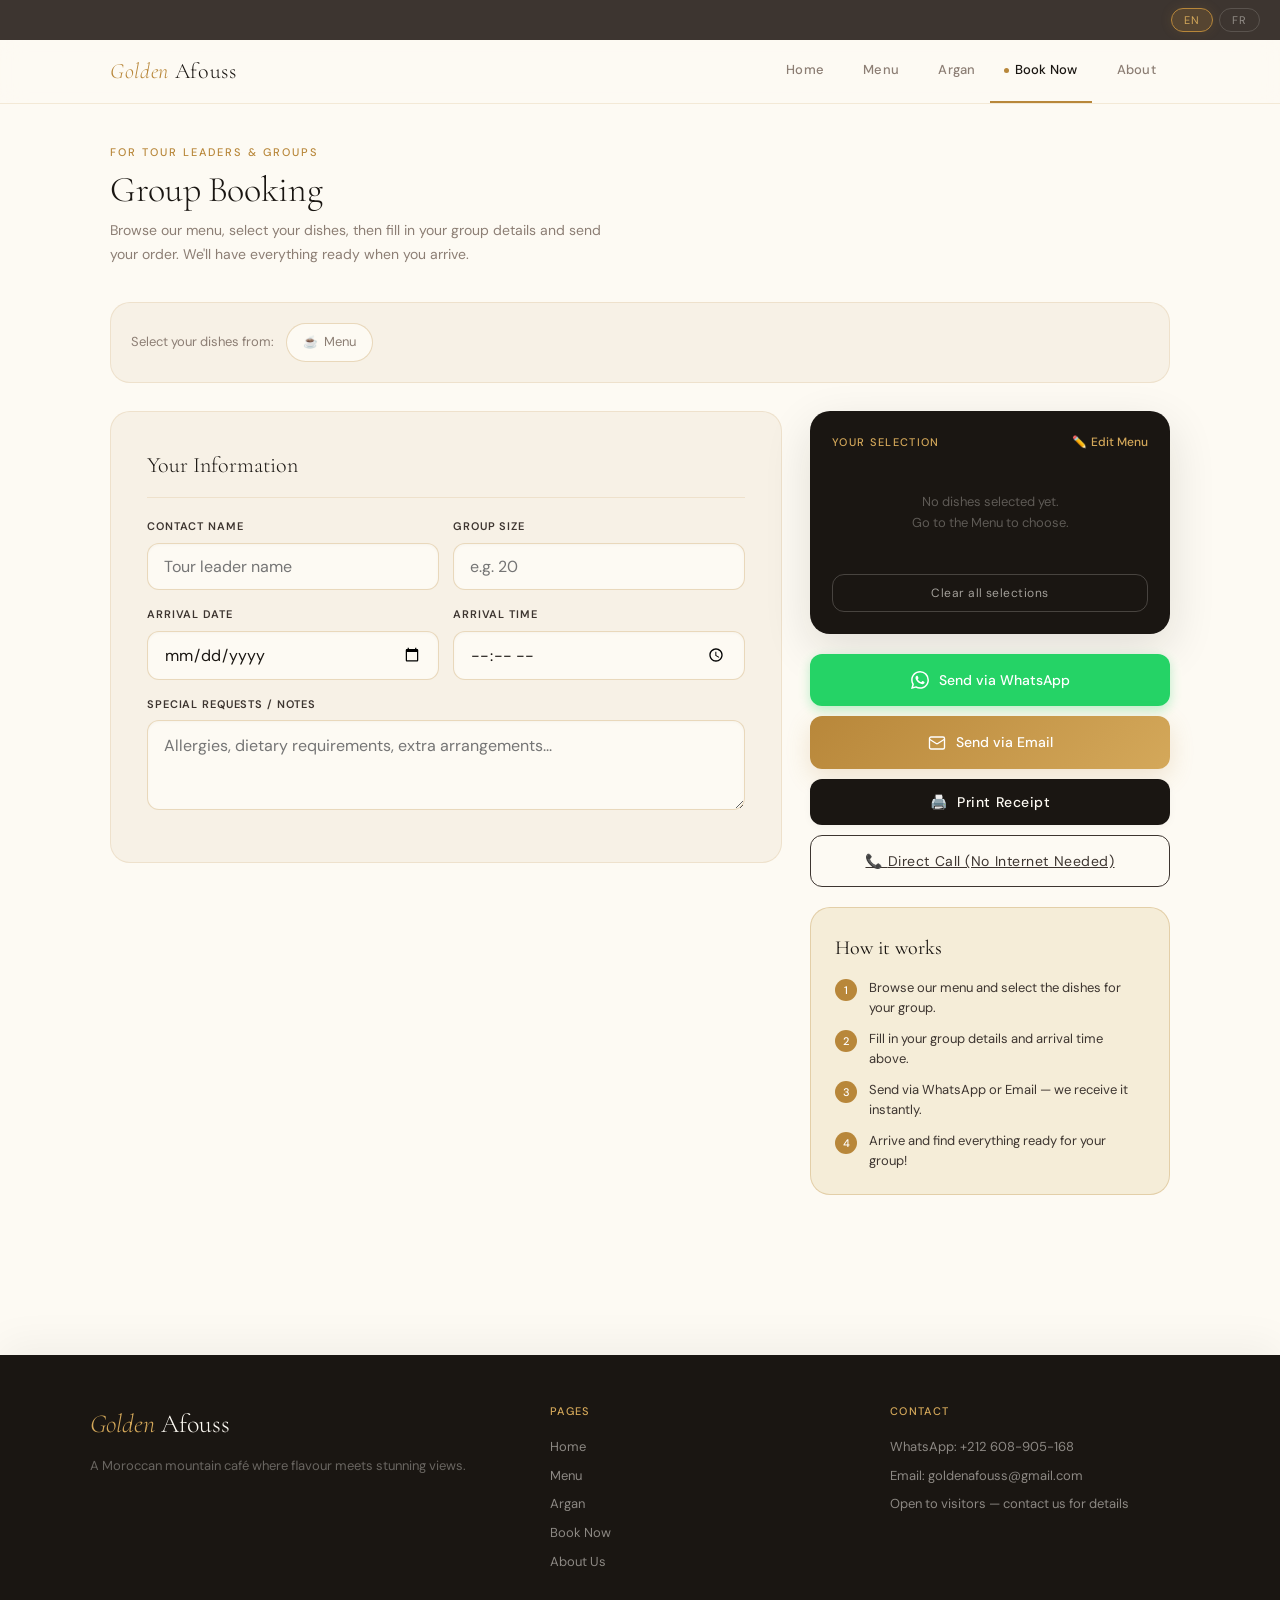
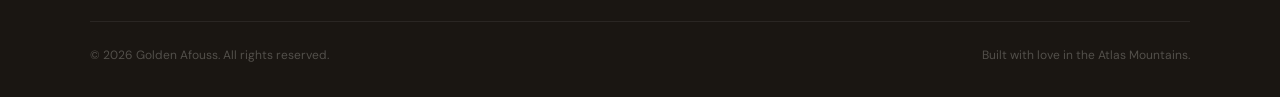
<file: booking.html>
<!DOCTYPE html>
<html lang="en">
<head>
  <meta charset="UTF-8">
  <meta name="viewport" content="width=device-width, initial-scale=1.0">
  <title>Book Now — Golden Afouss</title>
  <meta name="description" content="Book your group's order at Golden Afouss. Pre-order food, drinks and argan products via WhatsApp or Email before you arrive.">
  <link rel="stylesheet" href="css/style.css">
  <style>
    .booking-layout { display: grid; grid-template-columns: 1fr 360px; gap: 28px; align-items: start; }
    @media (max-width: 640px) { .booking-layout { grid-template-columns: 1fr !important; } .sidebar { position: static !important; } .booking-form-card { padding: 20px 16px; } }
    .booking-form-card { background: var(--cream2); border: 1px solid var(--border); border-radius: var(--r2); padding: 36px; }
    .sidebar { display: flex; flex-direction: column; gap: 20px; position: sticky; top: 80px; }
    .send-section { display: flex; flex-direction: column; gap: 10px; }
    .how-card { background: var(--gold-pale); border: 1px solid var(--border2); border-radius: var(--r2); padding: 24px; }
    .how-card h4 { font-family: 'Cormorant Garamond', serif; font-size: 20px; font-weight: 400; color: var(--ink); margin-bottom: 14px; }
    .how-step { display: flex; align-items: flex-start; gap: 12px; margin-bottom: 12px; font-size: 13px; color: var(--ink2); line-height: 1.5; }
    .how-step:last-child { margin-bottom: 0; }
    .how-num { width: 22px; height: 22px; border-radius: 50%; background: var(--gold); color: white; font-size: 11px; font-weight: 500; display: flex; align-items: center; justify-content: center; flex-shrink: 0; margin-top: 1px; }
    .shortcut-bar { background: var(--cream2); border: 1px solid var(--border); border-radius: var(--r2); padding: 20px; margin-bottom: 28px; display: flex; align-items: center; gap: 12px; flex-wrap: wrap; }
    .shortcut-bar span { font-size: 13px; color: var(--muted); }
    .shortcut-btn { display: inline-flex; align-items: center; gap: 6px; padding: 8px 16px; border-radius: 100px; border: 1px solid var(--border2); background: var(--cream); font-family: 'DM Sans', sans-serif; font-size: 12px; font-weight: 400; color: var(--ink2); cursor: pointer; transition: all .2s; text-decoration: none; }
    .shortcut-btn:hover { border-color: var(--gold); color: var(--gold); }
    @media (max-width: 800px) { .booking-layout { grid-template-columns: 1fr; } .sidebar { position: static; } }
  </style>
</head>
<body>
<div class="toast-wrap"><div class="toast" id="toast"></div></div>
<div class="lang-bar">
  <button class="lang-btn active" data-lang="en" onclick="setLang('en')">EN</button>
  <button class="lang-btn" data-lang="fr" onclick="setLang('fr')">FR</button>
</div>
<nav class="navbar">
  <div class="nav-inner" style="position:relative">
    <a class="nav-logo" href="index.html"><em>Golden</em> Afouss</a>
    <button class="nav-hamburger" onclick="toggleMobileMenu()" aria-label="Menu"><span></span><span></span><span></span></button>
    <div class="nav-links" id="nav-links">
      <a class="nav-link" href="index.html"><span class="nav-dot"></span><span class="en">Home</span><span class="fr" style="display:none">Accueil</span></a>
      <a class="nav-link" href="menu.html"><span class="nav-dot"></span><span id="nav-menu">Menu</span></a>
      <a class="nav-link" href="argan.html"><span class="nav-dot"></span><span id="nav-argan">Argan</span></a>
      <a class="nav-link active" href="booking.html"><span class="nav-dot"></span><span id="nav-book">Book Now</span></a>
      <a class="nav-link" href="about.html"><span class="nav-dot"></span><span id="nav-about">About</span></a>
    </div>
  </div>
</nav>
<div class="main">
  <div class="sec-head">
    <div class="sec-eyebrow en">For Tour Leaders & Groups</div><div class="sec-eyebrow fr" style="display:none">Pour Responsables & Groupes</div>
    <h2 class="en">Group Booking</h2><h2 class="fr" style="display:none">Réservation de Groupe</h2>
    <p class="en">Browse our menu, select your dishes, then fill in your group details and send your order. We'll have everything ready when you arrive.</p>
    <p class="fr" style="display:none">Parcourez notre menu, sélectionnez vos plats, puis renseignez les détails de votre groupe et envoyez votre commande. Tout sera prêt à votre arrivée.</p>
  </div>
  <div class="shortcut-bar">
    <span class="en">Select your dishes from:</span><span class="fr" style="display:none">Sélectionnez vos plats depuis :</span>
    <a class="shortcut-btn" href="menu.html">☕ <span class="en">Menu</span><span class="fr" style="display:none">Menu</span></a>
  </div>
  <div class="booking-layout">
    <div class="booking-form-card">
      <div class="form-section-title en">Your Information</div><div class="form-section-title fr" style="display:none">Vos Informations</div>
      <div class="form-row">
        <div class="form-group"><label class="en">Contact Name</label><label class="fr" style="display:none">Nom de Contact</label><input type="text" id="contact-name" placeholder="Tour leader name"></div>
        <div class="form-group"><label class="en">Group Size</label><label class="fr" style="display:none">Taille du Groupe</label><input type="number" id="group-size" placeholder="e.g. 20" min="1"></div>
      </div>
      <div class="form-row">
        <div class="form-group"><label class="en">Arrival Date</label><label class="fr" style="display:none">Date d'Arrivée</label><input type="date" id="arrival-date"></div>
        <div class="form-group"><label class="en">Arrival Time</label><label class="fr" style="display:none">Heure d'Arrivée</label><input type="time" id="arrival-time"></div>
      </div>
      <div class="form-row">
        <div class="form-group full"><label class="en">Special Requests / Notes</label><label class="fr" style="display:none">Demandes Spéciales / Notes</label><textarea id="notes" placeholder="Allergies, dietary requirements, extra arrangements..."></textarea></div>
      </div>
    </div>
    <div class="sidebar">
      <div class="summary-card">
        <div style="display:flex; justify-content:space-between; align-items:center; margin-bottom:16px;">
          <div class="sum-title" id="sum-title" style="margin-bottom:0;">Your Selection</div>
          <a href="menu.html" style="font-size:12px; color:var(--gold2); text-decoration:none; font-weight:500; display:flex; align-items:center; gap:4px;">✏️ <span class="en">Edit Menu</span><span class="fr" style="display:none">Modifier Menu</span></a>
        </div>
        <div id="summary-items"><div class="sum-empty" id="sum-empty">No dishes selected yet.<br>Go to the Menu to choose.</div></div>
        <button class="btn-clear" onclick="clearAll()" style="margin-top:16px; border-color:rgba(253,250,243,0.2); color:rgba(253,250,243,0.6);"><span class="en">Clear all selections</span><span class="fr" style="display:none">Tout effacer</span></button>
      </div>
      <div class="send-section">
        <a class="btn-wa" href="#" onclick="sendWA(event)"><svg width="18" height="18" viewBox="0 0 24 24" fill="currentColor"><path d="M17.472 14.382c-.297-.149-1.758-.867-2.03-.967-.273-.099-.471-.148-.67.15-.197.297-.767.966-.94 1.164-.173.199-.347.223-.644.075-.297-.15-1.255-.463-2.39-1.475-.883-.788-1.48-1.761-1.653-2.059-.173-.297-.018-.458.13-.606.134-.133.298-.347.446-.52.149-.174.198-.298.298-.497.099-.198.05-.371-.025-.52-.075-.149-.669-1.612-.916-2.207-.242-.579-.487-.5-.669-.51-.173-.008-.371-.01-.57-.01-.198 0-.52.074-.792.372-.272.297-1.04 1.016-1.04 2.479 0 1.462 1.065 2.875 1.213 3.074.149.198 2.096 3.2 5.077 4.487.709.306 1.262.489 1.694.625.712.227 1.36.195 1.871.118.571-.085 1.758-.719 2.006-1.413.248-.694.248-1.289.173-1.413-.074-.124-.272-.198-.57-.347m-5.421 7.403h-.004a9.87 9.87 0 01-5.031-1.378l-.361-.214-3.741.982.998-3.648-.235-.374a9.86 9.86 0 01-1.51-5.26c.001-5.45 4.436-9.884 9.888-9.884 2.64 0 5.122 1.03 6.988 2.898a9.825 9.825 0 012.893 6.994c-.003 5.45-4.437 9.884-9.885 9.884m8.413-18.297A11.815 11.815 0 0012.05 0C5.495 0 .16 5.335.157 11.892c0 2.096.547 4.142 1.588 5.945L.057 24l6.305-1.654a11.882 11.882 0 005.683 1.448h.005c6.554 0 11.89-5.335 11.893-11.893a11.821 11.821 0 00-3.48-8.413z"/></svg><span id="wa-lbl">Send via WhatsApp</span></a>
        <a class="btn-em" href="#" onclick="sendEM(event)"><svg width="18" height="18" viewBox="0 0 24 24" fill="none" stroke="currentColor" stroke-width="1.8"><rect x="2" y="4" width="20" height="16" rx="2"/><path d="m22 7-8.97 5.7a1.94 1.94 0 01-2.06 0L2 7"/></svg><span id="em-lbl">Send via Email</span></a>
        <button class="btn-primary" onclick="printReceipt()" style="width:100%; margin-top:0;">🖨️ <span class="en">Print Receipt</span><span class="fr" style="display:none">Imprimer le Reçu</span></button>
        <a href="tel:+212661051782" class="btn-clear" style="text-align:center; font-size:14px; padding:14px; color:var(--ink2); border-color:var(--ink2);">📞 <span class="en">Direct Call (No Internet Needed)</span><span class="fr" style="display:none">Appel Direct (Sans Internet)</span></a>
      </div>
      <div class="how-card">
        <h4 class="en">How it works</h4><h4 class="fr" style="display:none">Comment ça marche</h4>
        <div class="how-step"><div class="how-num">1</div><span class="en">Browse our menu and select the dishes for your group.</span><span class="fr" style="display:none">Parcourez notre menu et sélectionnez les plats pour votre groupe.</span></div>
        <div class="how-step"><div class="how-num">2</div><span class="en">Fill in your group details and arrival time above.</span><span class="fr" style="display:none">Renseignez les détails du groupe et l'heure d'arrivée.</span></div>
        <div class="how-step"><div class="how-num">3</div><span class="en">Send via WhatsApp or Email — we receive it instantly.</span><span class="fr" style="display:none">Envoyez par WhatsApp ou Email — nous le recevons instantanément.</span></div>
        <div class="how-step"><div class="how-num">4</div><span class="en">Arrive and find everything ready for your group!</span><span class="fr" style="display:none">Arrivez et trouvez tout prêt pour votre groupe !</span></div>
      </div>
    </div>
  </div>
</div>
<div id="footer-container"></div>
<script src="js/components.js"></script>
<script src="js/app.js"></script>
</body>
</html>
</file>
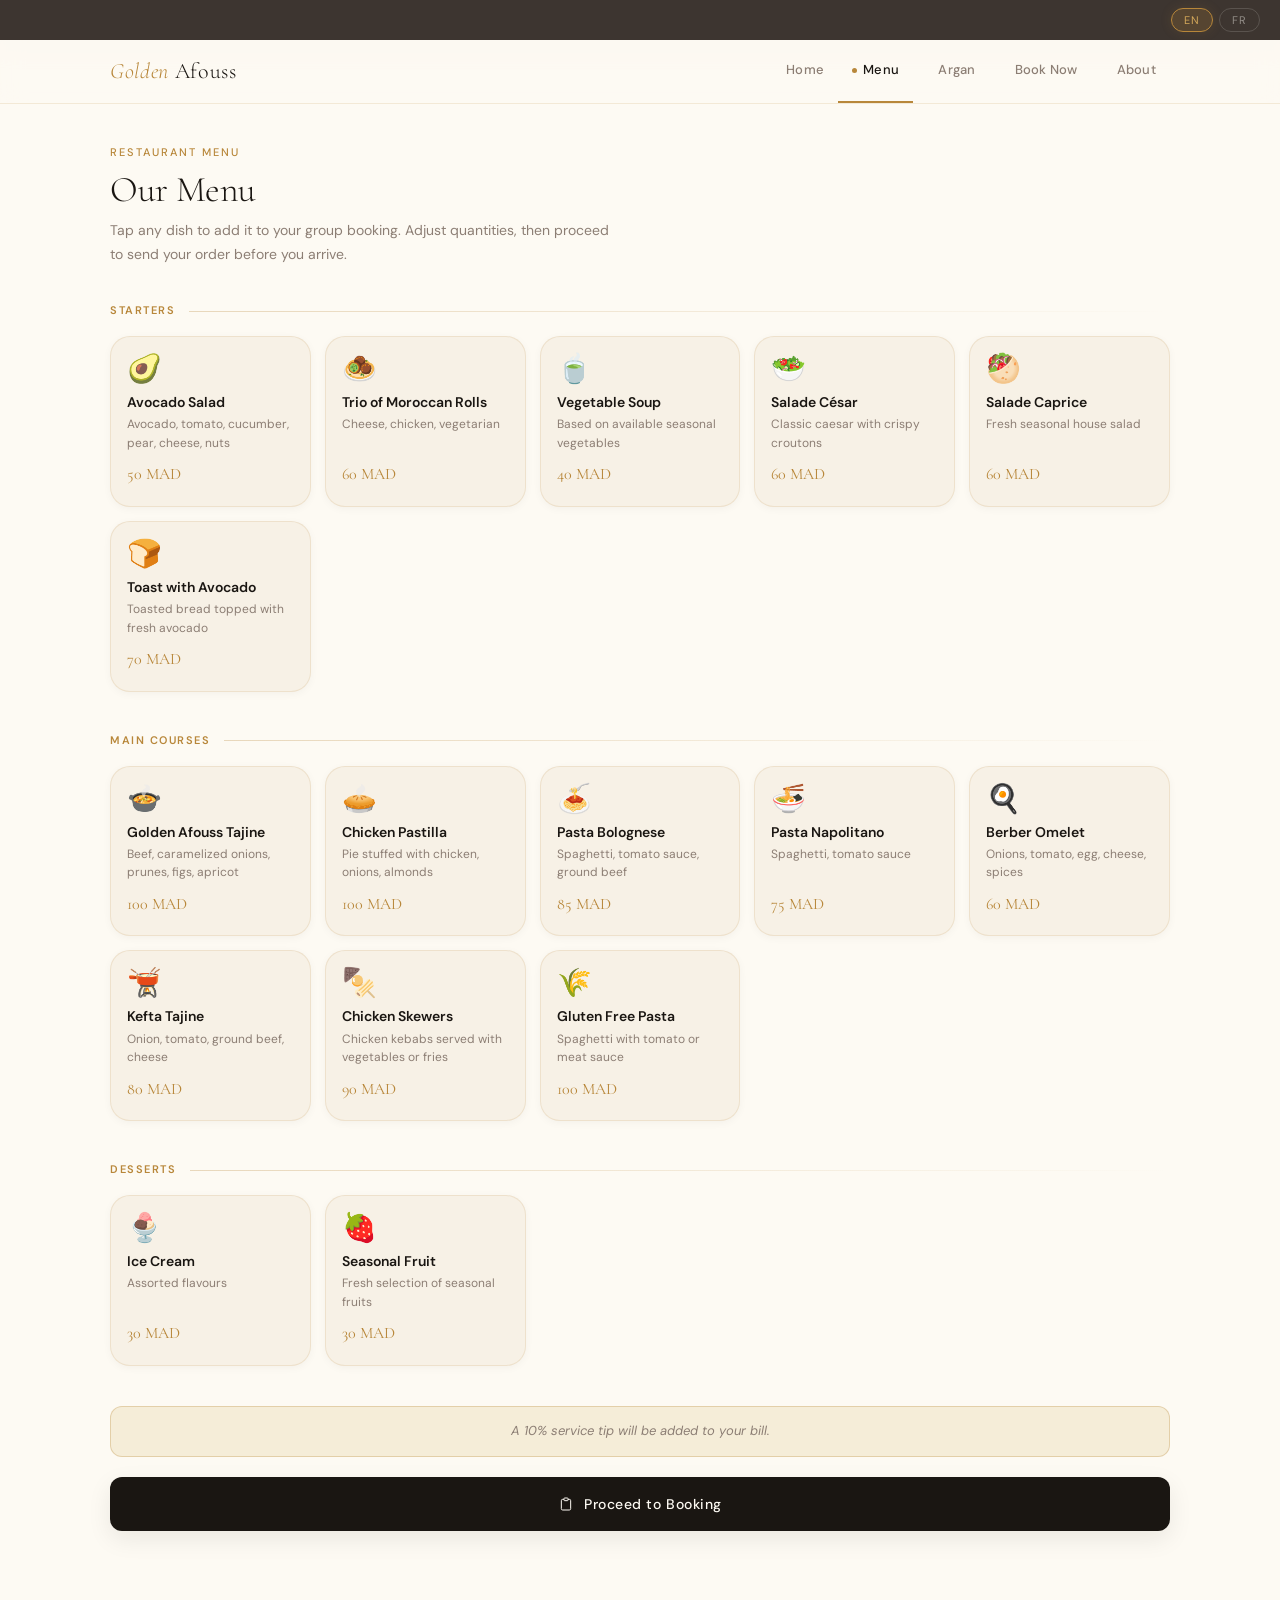
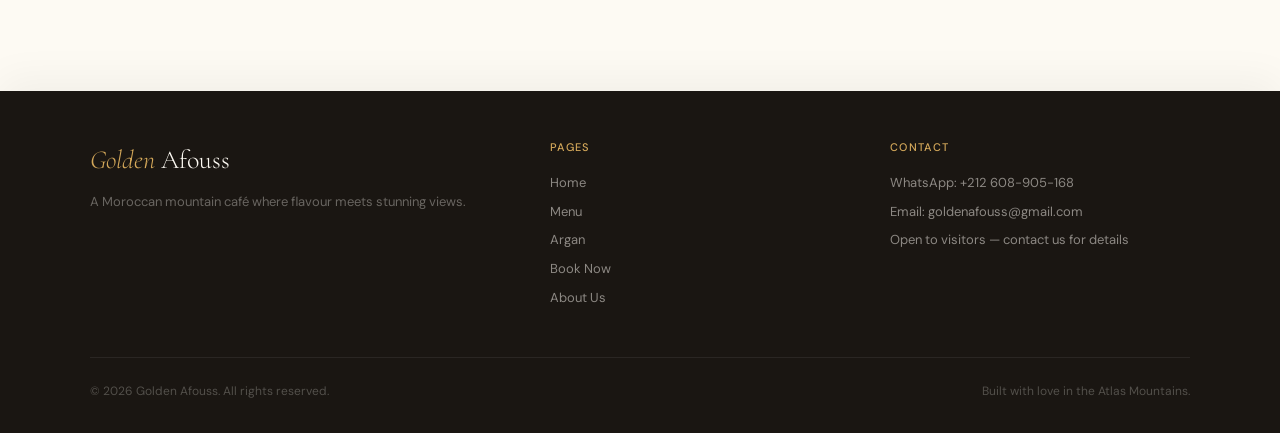
<file: menu.html>
<!DOCTYPE html>
<html lang="en">
<head>
  <meta charset="UTF-8">
  <meta name="viewport" content="width=device-width, initial-scale=1.0">
  <title>Menu — Golden Afouss</title>
  <meta name="description" content="Explore the Golden Afouss menu — tajines, pastilla, pasta, salads and desserts.">
  <link rel="stylesheet" href="css/style.css">
</head>
<body>
<div class="toast-wrap"><div class="toast" id="toast"></div></div>
<div class="lang-bar">
  <button class="lang-btn active" data-lang="en" onclick="setLang('en')">EN</button>
  <button class="lang-btn" data-lang="fr" onclick="setLang('fr')">FR</button>
</div>
<nav class="navbar">
  <div class="nav-inner" style="position:relative">
    <a class="nav-logo" href="index.html"><em>Golden</em> Afouss</a>
    <button class="nav-hamburger" onclick="toggleMobileMenu()" aria-label="Menu"><span></span><span></span><span></span></button>
    <div class="nav-links" id="nav-links">
      <a class="nav-link" href="index.html"><span class="nav-dot"></span><span class="en">Home</span><span class="fr" style="display:none">Accueil</span></a>
      <a class="nav-link active" href="menu.html"><span class="nav-dot"></span><span id="nav-menu">Menu</span></a>
      <a class="nav-link" href="argan.html"><span class="nav-dot"></span><span id="nav-argan">Argan</span></a>
      <a class="nav-link" href="booking.html"><span class="nav-dot"></span><span id="nav-book">Book Now</span></a>
      <a class="nav-link" href="about.html"><span class="nav-dot"></span><span id="nav-about">About</span></a>
    </div>
  </div>
</nav>
<div class="main">
  <div class="sec-head">
    <div class="sec-eyebrow en">Restaurant Menu</div><div class="sec-eyebrow fr" style="display:none">Menu du Restaurant</div>
    <h2 class="en">Our Menu</h2><h2 class="fr" style="display:none">Notre Menu</h2>
    <p class="en">Tap any dish to add it to your group booking. Adjust quantities, then proceed to send your order before you arrive.</p>
    <p class="fr" style="display:none">Touchez un plat pour l'ajouter à votre réservation. Ajustez les quantités puis envoyez votre commande avant d'arriver.</p>
  </div>
  <div id="repeat-order-wrap" style="display:none; margin-bottom:24px;">
    <button class="btn-primary" onclick="repeatLastOrder()" style="width:100%;">🔄 <span class="en">Repeat Last Order</span><span class="fr" style="display:none">Répéter la Dernière Commande</span></button>
  </div>
  <div class="cat-block">
    <div class="cat-label"><span class="cat-label-text en">Starters</span><span class="cat-label-text fr" style="display:none">Entrées</span><div class="cat-label-line"></div></div>
    <div class="menu-grid">
      <div class="menu-card" data-id="avocado-salad" data-name="Avocado Salad" data-namefr="Salade Avocat" data-price="50 MAD" onclick="toggleItem(this)"><div class="check-mark"><svg viewBox="0 0 12 10"><polyline points="1,5 4.5,8.5 11,1"/></svg></div><span class="card-emoji">🥑</span><div class="card-name en">Avocado Salad</div><div class="card-name fr" style="display:none">Salade Avocat</div><div class="card-desc en">Avocado, tomato, cucumber, pear, cheese, nuts</div><div class="card-desc fr" style="display:none">Avocat, tomate, concombre, poire, fromage, noix</div><div class="card-price">50 MAD</div><div class="qty-row" style="display:none"><button class="qty-btn" onclick="chQty(event,this,-1)">−</button><span class="qty-val">1</span><button class="qty-btn" onclick="chQty(event,this,1)">+</button></div></div>
      <div class="menu-card" data-id="moroccan-rolls" data-name="Trio of Moroccan Rolls" data-namefr="Trio de Rolls Marocains" data-price="60 MAD" onclick="toggleItem(this)"><div class="check-mark"><svg viewBox="0 0 12 10"><polyline points="1,5 4.5,8.5 11,1"/></svg></div><span class="card-emoji">🧆</span><div class="card-name en">Trio of Moroccan Rolls</div><div class="card-name fr" style="display:none">Trio de Rolls Marocains</div><div class="card-desc en">Cheese, chicken, vegetarian</div><div class="card-desc fr" style="display:none">Fromage, poulet, végétarien</div><div class="card-price">60 MAD</div><div class="qty-row" style="display:none"><button class="qty-btn" onclick="chQty(event,this,-1)">−</button><span class="qty-val">1</span><button class="qty-btn" onclick="chQty(event,this,1)">+</button></div></div>
      <div class="menu-card" data-id="veg-soup" data-name="Vegetable Soup" data-namefr="Soupe de Légumes" data-price="40 MAD" onclick="toggleItem(this)"><div class="check-mark"><svg viewBox="0 0 12 10"><polyline points="1,5 4.5,8.5 11,1"/></svg></div><span class="card-emoji">🍵</span><div class="card-name en">Vegetable Soup</div><div class="card-name fr" style="display:none">Soupe de Légumes</div><div class="card-desc en">Based on available seasonal vegetables</div><div class="card-desc fr" style="display:none">À base de légumes de saison disponibles</div><div class="card-price">40 MAD</div><div class="qty-row" style="display:none"><button class="qty-btn" onclick="chQty(event,this,-1)">−</button><span class="qty-val">1</span><button class="qty-btn" onclick="chQty(event,this,1)">+</button></div></div>
      <div class="menu-card" data-id="salad-cesar" data-name="Salade César" data-namefr="Salade César" data-price="60 MAD" onclick="toggleItem(this)"><div class="check-mark"><svg viewBox="0 0 12 10"><polyline points="1,5 4.5,8.5 11,1"/></svg></div><span class="card-emoji">🥗</span><div class="card-name en">Salade César</div><div class="card-name fr" style="display:none">Salade César</div><div class="card-desc en">Classic caesar with crispy croutons</div><div class="card-desc fr" style="display:none">César classique aux croûtons croustillants</div><div class="card-price">60 MAD</div><div class="qty-row" style="display:none"><button class="qty-btn" onclick="chQty(event,this,-1)">−</button><span class="qty-val">1</span><button class="qty-btn" onclick="chQty(event,this,1)">+</button></div></div>
      <div class="menu-card" data-id="salad-caprice" data-name="Salade Caprice" data-namefr="Salade Caprice" data-price="60 MAD" onclick="toggleItem(this)"><div class="check-mark"><svg viewBox="0 0 12 10"><polyline points="1,5 4.5,8.5 11,1"/></svg></div><span class="card-emoji">🥙</span><div class="card-name en">Salade Caprice</div><div class="card-name fr" style="display:none">Salade Caprice</div><div class="card-desc en">Fresh seasonal house salad</div><div class="card-desc fr" style="display:none">Salade maison fraîche de saison</div><div class="card-price">60 MAD</div><div class="qty-row" style="display:none"><button class="qty-btn" onclick="chQty(event,this,-1)">−</button><span class="qty-val">1</span><button class="qty-btn" onclick="chQty(event,this,1)">+</button></div></div>
      <div class="menu-card" data-id="toast-avocado" data-name="Toast with Avocado" data-namefr="Toast à l'Avocat" data-price="70 MAD" onclick="toggleItem(this)"><div class="check-mark"><svg viewBox="0 0 12 10"><polyline points="1,5 4.5,8.5 11,1"/></svg></div><span class="card-emoji">🍞</span><div class="card-name en">Toast with Avocado</div><div class="card-name fr" style="display:none">Toast à l'Avocat</div><div class="card-desc en">Toasted bread topped with fresh avocado</div><div class="card-desc fr" style="display:none">Pain grillé garni d'avocat frais</div><div class="card-price">70 MAD</div><div class="qty-row" style="display:none"><button class="qty-btn" onclick="chQty(event,this,-1)">−</button><span class="qty-val">1</span><button class="qty-btn" onclick="chQty(event,this,1)">+</button></div></div>
    </div>
  </div>
  <div class="cat-block">
    <div class="cat-label"><span class="cat-label-text en">Main Courses</span><span class="cat-label-text fr" style="display:none">Plats Principaux</span><div class="cat-label-line"></div></div>
    <div class="menu-grid">
      <div class="menu-card" data-id="golden-tajine" data-name="Golden Afouss Tajine" data-namefr="Tajine Golden Afouss" data-price="100 MAD" onclick="toggleItem(this)"><div class="check-mark"><svg viewBox="0 0 12 10"><polyline points="1,5 4.5,8.5 11,1"/></svg></div><span class="card-emoji">🍲</span><div class="card-name en">Golden Afouss Tajine</div><div class="card-name fr" style="display:none">Tajine Golden Afouss</div><div class="card-desc en">Beef, caramelized onions, prunes, figs, apricot</div><div class="card-desc fr" style="display:none">Bœuf, oignons caramélisés, pruneaux, figues, abricot</div><div class="card-price">100 MAD</div><div class="qty-row" style="display:none"><button class="qty-btn" onclick="chQty(event,this,-1)">−</button><span class="qty-val">1</span><button class="qty-btn" onclick="chQty(event,this,1)">+</button></div></div>
      <div class="menu-card" data-id="chicken-pastilla" data-name="Chicken Pastilla" data-namefr="Pastilla au Poulet" data-price="100 MAD" onclick="toggleItem(this)"><div class="check-mark"><svg viewBox="0 0 12 10"><polyline points="1,5 4.5,8.5 11,1"/></svg></div><span class="card-emoji">🥧</span><div class="card-name en">Chicken Pastilla</div><div class="card-name fr" style="display:none">Pastilla au Poulet</div><div class="card-desc en">Pie stuffed with chicken, onions, almonds</div><div class="card-desc fr" style="display:none">Feuilleté farci poulet, oignons, amandes</div><div class="card-price">100 MAD</div><div class="qty-row" style="display:none"><button class="qty-btn" onclick="chQty(event,this,-1)">−</button><span class="qty-val">1</span><button class="qty-btn" onclick="chQty(event,this,1)">+</button></div></div>
      <div class="menu-card" data-id="pasta-bolognese" data-name="Pasta Bolognese" data-namefr="Pasta Bolognaise" data-price="85 MAD" onclick="toggleItem(this)"><div class="check-mark"><svg viewBox="0 0 12 10"><polyline points="1,5 4.5,8.5 11,1"/></svg></div><span class="card-emoji">🍝</span><div class="card-name en">Pasta Bolognese</div><div class="card-name fr" style="display:none">Pasta Bolognaise</div><div class="card-desc en">Spaghetti, tomato sauce, ground beef</div><div class="card-desc fr" style="display:none">Spaghetti, sauce tomate, bœuf haché</div><div class="card-price">85 MAD</div><div class="qty-row" style="display:none"><button class="qty-btn" onclick="chQty(event,this,-1)">−</button><span class="qty-val">1</span><button class="qty-btn" onclick="chQty(event,this,1)">+</button></div></div>
      <div class="menu-card" data-id="pasta-napolitano" data-name="Pasta Napolitano" data-namefr="Pasta Napolitaine" data-price="75 MAD" onclick="toggleItem(this)"><div class="check-mark"><svg viewBox="0 0 12 10"><polyline points="1,5 4.5,8.5 11,1"/></svg></div><span class="card-emoji">🍜</span><div class="card-name en">Pasta Napolitano</div><div class="card-name fr" style="display:none">Pasta Napolitaine</div><div class="card-desc en">Spaghetti, tomato sauce</div><div class="card-desc fr" style="display:none">Spaghetti, sauce tomate</div><div class="card-price">75 MAD</div><div class="qty-row" style="display:none"><button class="qty-btn" onclick="chQty(event,this,-1)">−</button><span class="qty-val">1</span><button class="qty-btn" onclick="chQty(event,this,1)">+</button></div></div>
      <div class="menu-card" data-id="berber-omelet" data-name="Berber Omelet" data-namefr="Omelette Berbère" data-price="60 MAD" onclick="toggleItem(this)"><div class="check-mark"><svg viewBox="0 0 12 10"><polyline points="1,5 4.5,8.5 11,1"/></svg></div><span class="card-emoji">🍳</span><div class="card-name en">Berber Omelet</div><div class="card-name fr" style="display:none">Omelette Berbère</div><div class="card-desc en">Onions, tomato, egg, cheese, spices</div><div class="card-desc fr" style="display:none">Oignons, tomate, œuf, fromage, épices</div><div class="card-price">60 MAD</div><div class="qty-row" style="display:none"><button class="qty-btn" onclick="chQty(event,this,-1)">−</button><span class="qty-val">1</span><button class="qty-btn" onclick="chQty(event,this,1)">+</button></div></div>
      <div class="menu-card" data-id="kefta-tajine" data-name="Kefta Tajine" data-namefr="Tajine Kefta" data-price="80 MAD" onclick="toggleItem(this)"><div class="check-mark"><svg viewBox="0 0 12 10"><polyline points="1,5 4.5,8.5 11,1"/></svg></div><span class="card-emoji">🫕</span><div class="card-name en">Kefta Tajine</div><div class="card-name fr" style="display:none">Tajine Kefta</div><div class="card-desc en">Onion, tomato, ground beef, cheese</div><div class="card-desc fr" style="display:none">Oignon, tomate, bœuf haché, fromage</div><div class="card-price">80 MAD</div><div class="qty-row" style="display:none"><button class="qty-btn" onclick="chQty(event,this,-1)">−</button><span class="qty-val">1</span><button class="qty-btn" onclick="chQty(event,this,1)">+</button></div></div>
      <div class="menu-card" data-id="chicken-skewers" data-name="Chicken Skewers" data-namefr="Brochettes de Poulet" data-price="90 MAD" onclick="toggleItem(this)"><div class="check-mark"><svg viewBox="0 0 12 10"><polyline points="1,5 4.5,8.5 11,1"/></svg></div><span class="card-emoji">🍢</span><div class="card-name en">Chicken Skewers</div><div class="card-name fr" style="display:none">Brochettes de Poulet</div><div class="card-desc en">Chicken kebabs served with vegetables or fries</div><div class="card-desc fr" style="display:none">Brochettes de poulet, légumes ou frites</div><div class="card-price">90 MAD</div><div class="qty-row" style="display:none"><button class="qty-btn" onclick="chQty(event,this,-1)">−</button><span class="qty-val">1</span><button class="qty-btn" onclick="chQty(event,this,1)">+</button></div></div>
      <div class="menu-card" data-id="gluten-free-pasta" data-name="Gluten Free Pasta" data-namefr="Pasta Sans Gluten" data-price="100 MAD" onclick="toggleItem(this)"><div class="check-mark"><svg viewBox="0 0 12 10"><polyline points="1,5 4.5,8.5 11,1"/></svg></div><span class="card-emoji">🌾</span><div class="card-name en">Gluten Free Pasta</div><div class="card-name fr" style="display:none">Pasta Sans Gluten</div><div class="card-desc en">Spaghetti with tomato or meat sauce</div><div class="card-desc fr" style="display:none">Spaghetti, sauce tomate ou bolognaise</div><div class="card-price">100 MAD</div><div class="qty-row" style="display:none"><button class="qty-btn" onclick="chQty(event,this,-1)">−</button><span class="qty-val">1</span><button class="qty-btn" onclick="chQty(event,this,1)">+</button></div></div>
    </div>
  </div>
  <div class="cat-block">
    <div class="cat-label"><span class="cat-label-text en">Desserts</span><span class="cat-label-text fr" style="display:none">Desserts</span><div class="cat-label-line"></div></div>
    <div class="menu-grid">
      <div class="menu-card" data-id="ice-cream" data-name="Ice Cream" data-namefr="Glace" data-price="30 MAD" onclick="toggleItem(this)"><div class="check-mark"><svg viewBox="0 0 12 10"><polyline points="1,5 4.5,8.5 11,1"/></svg></div><span class="card-emoji">🍨</span><div class="card-name en">Ice Cream</div><div class="card-name fr" style="display:none">Glace</div><div class="card-desc en">Assorted flavours</div><div class="card-desc fr" style="display:none">Parfums assortis</div><div class="card-price">30 MAD</div><div class="qty-row" style="display:none"><button class="qty-btn" onclick="chQty(event,this,-1)">−</button><span class="qty-val">1</span><button class="qty-btn" onclick="chQty(event,this,1)">+</button></div></div>
      <div class="menu-card" data-id="seasonal-fruit" data-name="Seasonal Fruit" data-namefr="Fruits de Saison" data-price="30 MAD" onclick="toggleItem(this)"><div class="check-mark"><svg viewBox="0 0 12 10"><polyline points="1,5 4.5,8.5 11,1"/></svg></div><span class="card-emoji">🍓</span><div class="card-name en">Seasonal Fruit</div><div class="card-name fr" style="display:none">Fruits de Saison</div><div class="card-desc en">Fresh selection of seasonal fruits</div><div class="card-desc fr" style="display:none">Sélection fraîche de fruits de saison</div><div class="card-price">30 MAD</div><div class="qty-row" style="display:none"><button class="qty-btn" onclick="chQty(event,this,-1)">−</button><span class="qty-val">1</span><button class="qty-btn" onclick="chQty(event,this,1)">+</button></div></div>
    </div>
  </div>
  <div style="background:var(--gold-pale);border:1px solid var(--border2);border-radius:var(--r);padding:14px 18px;margin-bottom:20px;font-size:13px;color:var(--muted);text-align:center;">
    <em class="en">A 10% service tip will be added to your bill.</em><em class="fr" style="display:none">Un pourboire de service de 10% sera ajouté à votre addition.</em>
  </div>
  <a class="proceed-btn" href="booking.html" onclick="checkProceed(event)"><svg width="16" height="16" viewBox="0 0 24 24" fill="none" stroke="currentColor" stroke-width="1.5"><path d="M9 5H7a2 2 0 00-2 2v12a2 2 0 002 2h10a2 2 0 002-2V7a2 2 0 00-2-2h-2"/><rect x="9" y="3" width="6" height="4" rx="1"/></svg><span class="en">Proceed to Booking</span><span class="fr" style="display:none">Passer à la Réservation</span></a>
</div>
<a class="floating-cart" href="booking.html">🛒 <span class="en">View Booking</span><span class="fr" style="display:none">Voir Réservation</span> <span id="cart-badge"></span></a>
<div id="footer-container"></div>
<script src="js/components.js"></script>
<script src="js/app.js"></script>
</body>
</html>
</file>
<file: css/style.css>
/* ─── AFOUSSE CAFÉ — Global Styles (PRO UPGRADE) ─── */
@import url('https://fonts.googleapis.com/css2?family=Cormorant+Garamond:ital,wght@0,300;0,400;0,600;1,300;1,400&family=DM+Sans:wght@300;400;500;600&display=swap');

*, *::before, *::after { box-sizing: border-box; margin: 0; padding: 0; }

:root {
  --ink: #1A1612;
  --ink2: #3D3530;
  --muted: #8C7E74;
  --gold: #B8873A;
  --gold2: #D4A85A;
  --gold-pale: #F5EDD8;
  --cream: #FDFAF3;
  --cream2: #F7F1E6;
  --cream3: #EDE3D0;
  --green: #2D5A3D;
  --border: rgba(184,135,58,0.15);
  --border2: rgba(184,135,58,0.3);
  --r: 12px;
  --r2: 20px;
  --shadow-sm: 0 2px 8px rgba(26,22,18,0.04);
  --shadow-md: 0 8px 24px rgba(26,22,18,0.08);
  --shadow-lg: 0 16px 48px rgba(26,22,18,0.12);
  --shadow-gold: 0 8px 24px rgba(184,135,58,0.2);
}

html { scroll-behavior: smooth; -webkit-font-smoothing: antialiased; -moz-osx-font-smoothing: grayscale; }
body {
  font-family: 'DM Sans', sans-serif;
  background: var(--cream);
  color: var(--ink);
  min-height: 100vh;
  overflow-x: hidden;
  font-weight: 400;
  line-height: 1.6;
}

.lang-bar { background: var(--ink2); display: flex; justify-content: flex-end; align-items: center; padding: 8px 20px; gap: 6px; }
.lang-btn { background: transparent; border: 1px solid rgba(253,250,243,0.15); color: rgba(253,250,243,0.45); font-family: 'DM Sans', sans-serif; font-size: 11px; letter-spacing: 0.08em; padding: 4px 12px; border-radius: 100px; cursor: pointer; transition: all .3s ease; }
.lang-btn.active { background: rgba(184,135,58,0.2); border-color: var(--gold); color: var(--gold2); box-shadow: 0 0 12px rgba(184, 135, 58, 0.15); }

.navbar { background: rgba(253, 250, 243, 0.85); backdrop-filter: blur(12px); -webkit-backdrop-filter: blur(12px); border-bottom: 1px solid var(--border); position: sticky; top: 0; z-index: 200; }

/* ── LOGO LEFT ON DESKTOP, CENTERED ON MOBILE ── */
.nav-inner {
  max-width: 1100px;
  margin: 0 auto;
  display: flex; /* Flexbox naturally puts logo left, menu right on desktop */
  justify-content: space-between;
  align-items: center;
  padding: 0 20px;
  min-height: 60px;
  position: relative;
}
.nav-logo {
  font-family: 'Cormorant Garamond', serif;
  font-size: 22px;
  font-weight: 300;
  color: var(--ink);
  text-decoration: none;
  letter-spacing: 0.03em;
  white-space: nowrap;
  transition: opacity .2s;
  flex-shrink: 0; /* Prevents logo from squishing if screen gets too small */
}
.nav-logo:hover { opacity: 0.8; }
.nav-logo em { color: var(--gold); font-style: italic; }
.nav-hamburger {
  display: none;
  flex-direction: column;
  justify-content: center;
  gap: 5px;
  background: none;
  border: none;
  cursor: pointer;
  padding: 8px;
  margin-right: -8px;
}
.nav-hamburger span {
  display: block;
  width: 22px;
  height: 2px;
  background: var(--ink);
  border-radius: 2px;
  transition: all .3s;
}
#nav-links {
  display: flex;
  gap: 0;
}
.nav-link {
  display: flex;
  align-items: center;
  gap: 6px;
  padding: 20px 14px;
  font-size: 13px;
  font-weight: 500;
  color: var(--muted);
  border-bottom: 2px solid transparent;
  text-decoration: none;
  white-space: nowrap;
  transition: all .3s ease;
  letter-spacing: 0.02em;
  position: relative;
}
.nav-link:hover { color: var(--gold); }
.nav-link.active { color: var(--ink); border-bottom-color: var(--gold); }
.nav-dot { width: 5px; height: 5px; border-radius: 50%; background: var(--gold); opacity: 0; transition: opacity .2s; flex-shrink: 0; }
.nav-link.active .nav-dot { opacity: 1; }
.nav-cart-badge { display: none; background: var(--gold); color: white; font-size: 10px; font-weight: 600; width: 18px; height: 18px; border-radius: 50%; align-items: center; justify-content: center; margin-left: 2px; box-shadow: 0 2px 6px rgba(184, 135, 58, 0.4); }

/* ── MOBILE OVERRIDES: Switch back to Grid to Center Logo ── */
@media (max-width: 640px) {
  .nav-inner {
    display: grid; /* Switch to Grid */
    grid-template-columns: 1fr auto 1fr; /* 3 columns: empty, logo, menu */
    align-items: center;
  }
  .nav-logo {
    grid-column: 2; /* Put logo in middle column */
    justify-self: center; /* Center it */
  }
  #nav-links {
    grid-column: 3; /* Keep menu on the right column */
    justify-self: end;
  }
  .nav-hamburger {
    display: none !important; /* Still hide hamburger, bottom nav is used */
    grid-column: 3;
    justify-self: end;
  }
}

footer { background: var(--ink); color: rgba(253,250,243,0.55); padding: 48px 20px 32px; margin-top: 80px; box-shadow: 0 -10px 40px rgba(26,22,18,0.05); }
.footer-inner { max-width: 1100px; margin: 0 auto; display: grid; grid-template-columns: 1.4fr 1fr 1fr; gap: 40px; margin-bottom: 40px; }
.footer-logo { font-family: 'Cormorant Garamond', serif; font-size: 26px; font-weight: 300; color: var(--cream); margin-bottom: 10px; }
.footer-logo em { color: var(--gold2); font-style: italic; }
.footer-tagline { font-size: 13px; color: rgba(253,250,243,0.35); line-height: 1.7; }
.footer-col h4 { font-size: 11px; letter-spacing: 0.12em; text-transform: uppercase; color: var(--gold2); margin-bottom: 16px; font-weight: 500; }
.footer-col a, .footer-col p { display: block; font-size: 13px; color: rgba(253,250,243,0.5); text-decoration: none; margin-bottom: 8px; transition: color .3s ease, transform .3s ease; line-height: 1.6; }
.footer-col a:hover { color: var(--gold2); transform: translateX(4px); }
.footer-bottom { border-top: 1px solid rgba(253,250,243,0.07); padding-top: 24px; display: flex; justify-content: space-between; align-items: center; flex-wrap: wrap; gap: 10px; font-size: 12px; color: rgba(253,250,243,0.25); max-width: 1100px; margin: 0 auto; }

.main { max-width: 1100px; margin: 0 auto; padding: 40px 20px 80px; }
.sec-eyebrow { font-size: 11px; letter-spacing: 0.18em; text-transform: uppercase; color: var(--gold); font-weight: 500; margin-bottom: 8px; }
.sec-head { margin-bottom: 36px; }
.sec-head h2 { font-family: 'Cormorant Garamond', serif; font-size: 36px; font-weight: 300; color: var(--ink); line-height: 1.15; letter-spacing: -0.01em; }
.sec-head p { font-size: 14px; color: var(--muted); margin-top: 8px; max-width: 500px; line-height: 1.7; }

.cat-block { margin-bottom: 40px; }
.cat-label { display: flex; align-items: center; gap: 14px; margin-bottom: 16px; }
.cat-label-text { font-size: 11px; letter-spacing: 0.14em; text-transform: uppercase; color: var(--gold); font-weight: 600; white-space: nowrap; }
.cat-label-line { flex: 1; height: 1px; background: linear-gradient(90deg, var(--border2), transparent); }

.menu-grid { display: grid; grid-template-columns: repeat(auto-fill, minmax(180px, 1fr)); gap: 14px; align-items: stretch; }
.menu-card { background: var(--cream2); border: 1px solid var(--border); border-radius: var(--r2); padding: 18px 16px; cursor: pointer; transition: all .35s cubic-bezier(.25,.8,.25,1); position: relative; user-select: none; -webkit-tap-highlight-color: transparent; box-shadow: var(--shadow-sm); display: flex; flex-direction: column; }
.menu-card:hover { border-color: var(--border2); background: var(--cream); transform: translateY(-4px); box-shadow: var(--shadow-md); }
.menu-card.selected { border-color: var(--gold); background: linear-gradient(145deg, #FDF8EE 0%, #FFFBF5 100%); box-shadow: 0 0 0 1px var(--gold), var(--shadow-md); }
.check-mark { position: absolute; top: 12px; right: 12px; width: 24px; height: 24px; background: var(--gold); border-radius: 50%; display: none; align-items: center; justify-content: center; box-shadow: 0 2px 8px rgba(184, 135, 58, 0.4); }
.menu-card.selected .check-mark { display: flex; }
.check-mark svg { width: 11px; height: 11px; stroke: white; fill: none; stroke-width: 2.5; }
.card-emoji { font-size: 28px; margin-bottom: 10px; display: block; line-height: 1; }
.card-name { font-size: 14px; font-weight: 600; color: var(--ink); margin-bottom: 4px; line-height: 1.3; }
.card-desc { font-size: 12px; color: var(--muted); line-height: 1.55; flex-grow: 1; }
.card-price { font-family: 'Cormorant Garamond', serif; font-size: 16px; color: var(--gold); font-weight: 400; margin-top: auto; padding-top: 10px; }
.qty-row { display: flex; align-items: center; gap: 10px; margin-top: 12px; }
.qty-btn { width: 30px; height: 30px; border-radius: 50%; border: 1px solid var(--border2); background: var(--cream); cursor: pointer; font-size: 18px; display: flex; align-items: center; justify-content: center; color: var(--gold); font-family: inherit; line-height: 1; transition: all .2s ease; -webkit-tap-highlight-color: transparent; touch-action: manipulation; }
.qty-btn:hover { background: var(--gold); color: white; border-color: var(--gold); transform: scale(1.1); }
.qty-btn:active { transform: scale(0.95); }
.qty-val { font-size: 15px; font-weight: 600; min-width: 24px; text-align: center; color: var(--ink); }

.btn-primary, .btn-gold, .btn-wa, .btn-em, .proceed-btn { white-space: nowrap; }
.btn-primary { display: inline-flex; align-items: center; justify-content: center; gap: 10px; padding: 14px 24px; border-radius: var(--r); background: var(--ink); color: var(--cream); border: none; font-family: 'DM Sans', sans-serif; font-size: 14px; font-weight: 500; cursor: pointer; transition: all .3s ease; text-decoration: none; letter-spacing: 0.04em; touch-action: manipulation; box-shadow: var(--shadow-sm); }
.btn-primary:hover { background: var(--ink2); transform: translateY(-2px); box-shadow: var(--shadow-md); }
.btn-primary:active { transform: translateY(1px); box-shadow: none; }
.btn-gold { display: inline-flex; align-items: center; justify-content: center; gap: 10px; padding: 14px 24px; border-radius: var(--r); background: linear-gradient(135deg, var(--gold) 0%, var(--gold2) 100%); color: white; border: none; font-family: 'DM Sans', sans-serif; font-size: 14px; font-weight: 500; cursor: pointer; transition: all .3s ease; text-decoration: none; letter-spacing: 0.04em; touch-action: manipulation; box-shadow: var(--shadow-gold); }
.btn-gold:hover { transform: translateY(-2px); box-shadow: 0 12px 28px rgba(184,135,58,0.3); filter: brightness(1.05); }
.btn-gold:active { transform: translateY(1px); box-shadow: 0 4px 12px rgba(184,135,58,0.2); }
.btn-wa { display: flex; align-items: center; justify-content: center; gap: 10px; padding: 15px 20px; border-radius: var(--r); background: #25D366; color: white; border: none; font-family: 'DM Sans', sans-serif; font-size: 14px; font-weight: 500; cursor: pointer; transition: all .3s ease; text-decoration: none; touch-action: manipulation; box-shadow: 0 4px 12px rgba(37, 211, 102, 0.3); }
.btn-wa:hover { background: #1da851; transform: translateY(-2px); box-shadow: 0 8px 20px rgba(37, 211, 102, 0.4); }
.btn-wa:active { transform: translateY(1px); }
.btn-em { display: flex; align-items: center; justify-content: center; gap: 10px; padding: 15px 20px; border-radius: var(--r); background: linear-gradient(135deg, var(--gold) 0%, var(--gold2) 100%); color: white; border: none; font-family: 'DM Sans', sans-serif; font-size: 14px; font-weight: 500; cursor: pointer; transition: all .3s ease; text-decoration: none; touch-action: manipulation; box-shadow: var(--shadow-gold); }
.btn-em:hover { background: var(--ink2); transform: translateY(-2px); box-shadow: var(--shadow-md); }
.btn-em:active { transform: translateY(1px); }
.btn-clear { background: transparent; border: 1px solid var(--border2); color: var(--muted); font-family: 'DM Sans', sans-serif; font-size: 12px; padding: 10px; border-radius: var(--r); cursor: pointer; width: 100%; transition: all .3s ease; letter-spacing: 0.04em; }
.btn-clear:hover { border-color: var(--gold); color: var(--gold); background: rgba(184,135,58,0.05); }
.proceed-btn { display: flex; align-items: center; justify-content: center; gap: 10px; width: 100%; padding: 16px; border-radius: var(--r); background: var(--ink); color: var(--cream); border: none; font-family: 'DM Sans', sans-serif; font-size: 14px; font-weight: 500; cursor: pointer; transition: all .3s ease; margin-top: 16px; letter-spacing: 0.04em; text-decoration: none; touch-action: manipulation; box-shadow: var(--shadow-md); }
.proceed-btn:hover { background: var(--gold); transform: translateY(-2px); box-shadow: var(--shadow-gold); }
.proceed-btn:active { transform: translateY(1px); }

.form-section-title { font-family: 'Cormorant Garamond', serif; font-size: 22px; font-weight: 300; color: var(--ink); margin-bottom: 20px; padding-bottom: 14px; border-bottom: 1px solid var(--border); }
.form-row { display: grid; grid-template-columns: 1fr 1fr; gap: 14px; margin-bottom: 16px; }
.form-group { display: flex; flex-direction: column; gap: 7px; }
.form-group.full { grid-column: 1 / -1; }
label { font-size: 11px; font-weight: 600; color: var(--ink2); letter-spacing: 0.08em; text-transform: uppercase; }
input, select, textarea { font-family: 'DM Sans', sans-serif; font-size: 16px; font-weight: 400; color: var(--ink); background: var(--cream); border: 1px solid var(--border2); border-radius: var(--r); padding: 12px 16px; outline: none; transition: all .3s ease; width: 100%; -webkit-appearance: none; box-shadow: inset 0 1px 3px rgba(0,0,0,0.03); }
input:focus, select:focus, textarea:focus { border-color: var(--gold); box-shadow: inset 0 1px 3px rgba(0,0,0,0.03), 0 0 0 3px rgba(184,135,58,0.1); }
textarea { resize: vertical; min-height: 90px; line-height: 1.6; }

.toast-wrap { position: fixed; bottom: 20px; right: 16px; z-index: 9999; left: 16px; pointer-events: none; }
.toast { background: var(--ink); color: var(--cream); padding: 14px 20px; border-radius: var(--r); font-size: 13px; font-family: 'DM Sans', sans-serif; opacity: 0; transform: translateY(10px); transition: all .4s cubic-bezier(.25,.8,.25,1); border-left: 3px solid var(--gold); line-height: 1.5; display: inline-block; max-width: 340px; box-shadow: var(--shadow-lg); }
.toast.show { opacity: 1; transform: translateY(0); }

.summary-card { background: var(--ink); border-radius: var(--r2); padding: 22px; color: var(--cream); box-shadow: var(--shadow-lg); }
.sum-title { font-size: 11px; letter-spacing: 0.12em; text-transform: uppercase; color: var(--gold2); margin-bottom: 16px; font-weight: 500; }
.sum-item { display: flex; justify-content: space-between; align-items: center; padding: 9px 0; border-bottom: 1px solid rgba(253,250,243,0.07); font-size: 13px; color: rgba(253,250,243,0.85); gap: 8px; }
.sum-item:last-child { border-bottom: none; }
.sum-item > span:first-child { flex: 1; min-width: 0; word-break: break-word; }
.sum-qty { background: rgba(184,135,58,0.2); color: var(--gold2); padding: 2px 9px; border-radius: 100px; font-size: 11px; font-weight: 600; white-space: nowrap; flex-shrink: 0; }
.sum-empty { font-size: 13px; color: rgba(253,250,243,0.3); text-align: center; padding: 24px 0; line-height: 1.6; }

.floating-cart { display: none; position: fixed; bottom: 24px; right: 20px; z-index: 500; background: linear-gradient(135deg, var(--gold) 0%, var(--gold2) 100%); color: white; border: none; border-radius: 100px; padding: 14px 22px; font-family: 'DM Sans', sans-serif; font-size: 13px; font-weight: 600; cursor: pointer; box-shadow: 0 8px 28px rgba(184,135,58,0.5); align-items: center; gap: 8px; text-decoration: none; transition: all .3s ease; }
.floating-cart:hover { transform: translateY(-3px) scale(1.02); box-shadow: 0 12px 32px rgba(184,135,58,0.6); }
#cart-badge { background: white; color: var(--gold); width: 20px; height: 20px; border-radius: 50%; font-size: 11px; font-weight: 700; display: none; align-items: center; justify-content: center; }

/* ── PREMIUM MOBILE BOTTOM NAVIGATION (5 ITEMS) ── */
.mobile-bottom-nav { display: none; position: fixed; bottom: 0; left: 0; right: 0; z-index: 999; background: rgba(253, 250, 243, 0.95); backdrop-filter: blur(16px); -webkit-backdrop-filter: blur(16px); border-top: 1px solid var(--border); padding: 6px 5px 12px; justify-content: space-around; align-items: center; }
.bottom-nav-item { display: flex; flex-direction: column; align-items: center; justify-content: center; text-decoration: none; color: var(--muted); font-size: 9.5px; font-family: 'DM Sans', sans-serif; font-weight: 500; gap: 3px; transition: color 0.2s ease; -webkit-tap-highlight-color: transparent; padding: 4px 6px; }
.bottom-nav-icon { font-size: 20px; line-height: 1; transition: transform 0.2s ease; }
.bottom-nav-item.active { color: var(--gold); }
.bottom-nav-item.active .bottom-nav-icon { transform: scale(1.1); }

@media (max-width: 900px) { .footer-inner { grid-template-columns: 1fr 1fr; gap: 28px; } .menu-grid { grid-template-columns: repeat(auto-fill, minmax(160px, 1fr)); } }
@media (max-width: 640px) {
  .nav-hamburger { display: none !important; }
  #nav-links { display: none; flex-direction: column; position: absolute; top: 100%; left: 0; right: 0; background: rgba(253, 250, 243, 0.98); backdrop-filter: blur(16px); -webkit-backdrop-filter: blur(16px); border-bottom: 2px solid var(--gold); box-shadow: var(--shadow-lg); z-index: 300; }
  #nav-links.open { display: flex; }
  .nav-link { padding: 16px 20px; border-bottom: 1px solid var(--border); border-left: 3px solid transparent; font-size: 15px; }
  .nav-link.active { border-left-color: var(--gold); border-bottom-color: var(--border); }
  .mobile-bottom-nav { display: flex; }
  .floating-cart { display: flex; bottom: 85px !important; }
  .main { padding: 28px 14px 100px; }
  .sec-head h2 { font-size: 28px; }
  .menu-grid { grid-template-columns: 1fr 1fr; gap: 10px; }
  .menu-card { padding: 14px 12px; }
  .card-emoji { font-size: 24px; margin-bottom: 8px; }
  .card-name { font-size: 13px; }
  .card-desc { font-size: 11px; }
  .card-price { font-size: 14px; }
  .form-row { grid-template-columns: 1fr; }
  .booking-form-card { padding: 20px 16px; }
  .booking-layout { grid-template-columns: 1fr !important; }
  .sidebar { position: static !important; }
  .footer-inner { grid-template-columns: 1fr; gap: 24px; }
  .footer-bottom { flex-direction: column; align-items: flex-start; gap: 6px; }
  footer { margin-top: 40px; }
  .cta-btns { flex-direction: column; align-items: stretch; }
  .btn-primary, .btn-gold { width: 100%; justify-content: center; }
  .send-section .btn-wa, .send-section .btn-em { padding: 16px; }
  .hero { min-height: auto; padding: 60px 20px 48px; }
  .hero h1 { font-size: 52px !important; }
  .hero-stats { flex-wrap: wrap; gap: 20px !important; justify-content: center; }
  .hero-ctas { flex-direction: column; align-items: stretch; }
  .hero-ctas a, .hero-ctas button { text-align: center; }
  .features-inner { grid-template-columns: 1fr 1fr !important; gap: 10px; }
  .feature-item { padding: 12px; gap: 10px; }
  .feature-icon { font-size: 20px; }
  .feature-title { font-size: 13px; }
  .feature-desc { font-size: 11px; }
  .about-grid { grid-template-columns: 1fr !important; gap: 24px; }
  .about-visual { padding: 28px 20px; }
  .about-quote { font-size: 20px; }
  .pillars { grid-template-columns: 1fr !important; }
  .contact-strip { flex-direction: column; gap: 16px; }
  .contact-strip > div[style*="width:1px"] { display: none; }
  .argan-banner { padding: 24px 20px; }
  .argan-banner h2 { font-size: 24px !important; }
  .info-grid { grid-template-columns: 1fr !important; }
  .shortcut-bar { flex-wrap: wrap; }
  .how-card { padding: 18px; }
  .toast-wrap { bottom: 90px; }
  body { padding-bottom: 70px; }
}
@media (max-width: 380px) { .menu-grid { grid-template-columns: 1fr; } .hero h1 { font-size: 42px !important; } .nav-logo { font-size: 18px; } }

/* ── FIX: Force CTA Buttons to Stack and Space Out on Mobile ── */
@media (max-width: 768px) {
  .cta-btns {
    display: flex !important;
    flex-direction: column !important;
    align-items: stretch !important;
    gap: 12px !important; /* Creates the perfect "little space" between them */
  }
}
</file>
